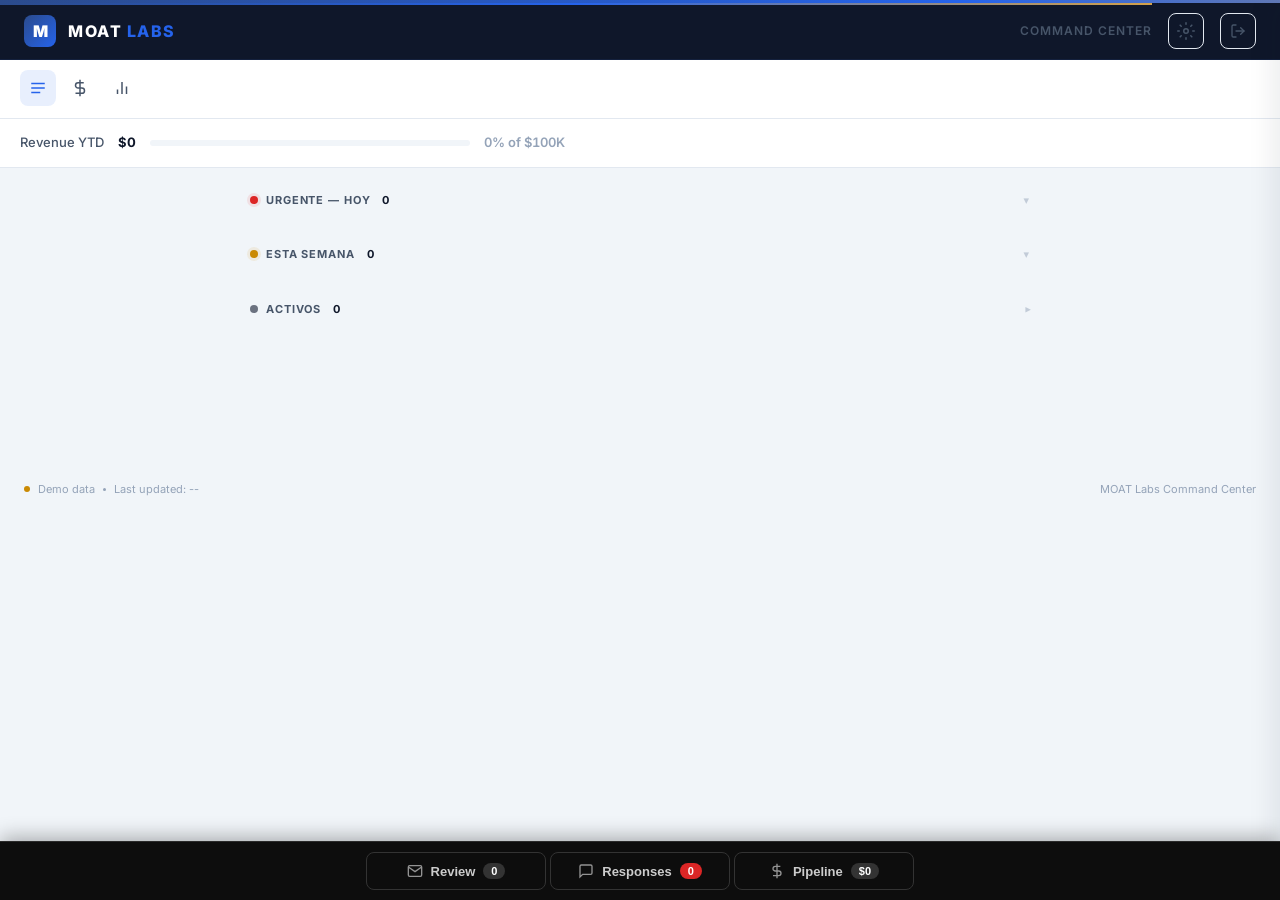
<file: index.html>
<!DOCTYPE html>
<html lang="en">
<head>
  <meta charset="UTF-8">
  <meta name="viewport" content="width=device-width, initial-scale=1.0">
  <title>MOAT Labs Command Center</title>
  <link rel="preconnect" href="https://fonts.googleapis.com">
  <link rel="preconnect" href="https://fonts.gstatic.com" crossorigin>
  <link href="https://fonts.googleapis.com/css2?family=Inter:wght@400;500;600;700;800;900&display=swap" rel="stylesheet">
  <link rel="stylesheet" href="styles.css">
  <!-- Google Analytics (GA4) -->
  <script async src="https://www.googletagmanager.com/gtag/js?id=G-KH5HDFZVTR"></script>
  <script>
    window.dataLayer = window.dataLayer || [];
    function gtag(){dataLayer.push(arguments);}
    gtag('js', new Date());
    gtag('config', 'G-KH5HDFZVTR');
  </script>
</head>
<body>
  <div class="top-gradient"></div>
  <div class="loading-bar" id="loadingBar"></div>
  <div class="refresh-toast" id="refreshToast">Data refreshed</div>

  <header class="topbar">
    <div class="topbar-inner">
      <div class="brand">
        <span class="brand-mark">M</span>
        <span class="brand-text">MOAT <span class="brand-accent">LABS</span></span>
      </div>
      <div class="topbar-right">
        <span class="topbar-label">Command Center</span>
        <button class="config-toggle" id="configToggle" aria-label="Settings" aria-expanded="false">
          <svg width="18" height="18" viewBox="0 0 24 24" fill="none" stroke="currentColor" stroke-width="2" stroke-linecap="round" stroke-linejoin="round"><circle cx="12" cy="12" r="3"/><path d="M12 1v2M12 21v2M4.22 4.22l1.42 1.42M18.36 18.36l1.42 1.42M1 12h2M21 12h2M4.22 19.78l1.42-1.42M18.36 5.64l1.42-1.42"/></svg>
        </button>
        <a href="/logout" class="logout-btn" aria-label="Sign out" title="Sign out">
          <svg width="16" height="16" viewBox="0 0 24 24" fill="none" stroke="currentColor" stroke-width="2" stroke-linecap="round" stroke-linejoin="round"><path d="M9 21H5a2 2 0 0 1-2-2V5a2 2 0 0 1 2-2h4"/><polyline points="16 17 21 12 16 7"/><line x1="21" y1="12" x2="9" y2="12"/></svg>
        </a>
      </div>
    </div>
  </header>

  <div class="config-panel" id="configPanel">
    <div class="config-inner">
      <div class="config-row">
        <label for="sheetId">Google Sheet ID</label>
        <div class="config-input-group">
          <input type="text" id="sheetId" placeholder="e.g. 1abc...xyz" spellcheck="false">
          <button id="connectBtn" class="btn-primary">Connect</button>
          <button id="disconnectBtn" class="btn-ghost" style="display:none;">Disconnect</button>
        </div>
        <p class="config-hint">Sheet must be publicly shared (Anyone with the link can view). Tabs: Pipeline, Contenido, Metricas.</p>
      </div>
      <div class="config-status" id="configStatus"></div>
    </div>
  </div>

  <!-- === v2 TOPBAR NAV ============================================= -->
  <nav class="topbar-v2" id="topbarV2">
    <div class="topbar-v2__nav">
      <button class="topbar-v2__icon topbar-v2__icon--active" data-view="feed" aria-label="Feed" title="Hoy">
        <svg width="18" height="18" viewBox="0 0 24 24" fill="none" stroke="currentColor" stroke-width="2"><path d="M3 12h18M3 6h18M3 18h12"/></svg>
      </button>
      <button class="topbar-v2__icon" data-view="finanzas" aria-label="Finanzas" title="Finanzas">
        <svg width="18" height="18" viewBox="0 0 24 24" fill="none" stroke="currentColor" stroke-width="2"><line x1="12" y1="1" x2="12" y2="23"/><path d="M17 5H9.5a3.5 3.5 0 0 0 0 7h5a3.5 3.5 0 0 1 0 7H6"/></svg>
      </button>
      <button class="topbar-v2__icon" data-view="panel" aria-label="Panel" title="Analytics + contenido + ops">
        <svg width="18" height="18" viewBox="0 0 24 24" fill="none" stroke="currentColor" stroke-width="2"><line x1="18" y1="20" x2="18" y2="10"/><line x1="12" y1="20" x2="12" y2="4"/><line x1="6" y1="20" x2="6" y2="14"/></svg>
      </button>
    </div>
  </nav>

  <div class="revenue-strip" id="revenueStrip">
    <span class="revenue-strip__label">Revenue YTD</span>
    <span class="revenue-strip__value" id="revenueStripVal">$0</span>
    <div class="revenue-strip__bar"><div class="revenue-strip__fill" id="revenueStripFill" style="width:0%"></div></div>
    <span class="revenue-strip__pct" id="revenueStripPct">0% of $100K</span>
  </div>

  <!-- === v2 FEED ================================================== -->
  <main class="feed-main" id="feedMain">
    <section class="feed-section feed-section--urgente" id="feedSectionUrgente">
      <div class="feed-section__header" data-section="urgente">
        <span class="feed-section__dot"></span>
        <span>Urgente — hoy</span>
        <span class="feed-section__count" id="feedCountUrgente">0</span>
        <span class="feed-section__chev">&#9662;</span>
      </div>
      <div class="feed-list" id="feedListUrgente"></div>
    </section>
    <section class="feed-section feed-section--week" id="feedSectionWeek">
      <div class="feed-section__header" data-section="week">
        <span class="feed-section__dot"></span>
        <span>Esta semana</span>
        <span class="feed-section__count" id="feedCountWeek">0</span>
        <span class="feed-section__chev">&#9662;</span>
      </div>
      <div class="feed-list" id="feedListWeek"></div>
    </section>
    <section class="feed-section feed-section--active feed-section--collapsed" id="feedSectionActive">
      <div class="feed-section__header" data-section="active">
        <span class="feed-section__dot"></span>
        <span>Activos</span>
        <span class="feed-section__count" id="feedCountActive">0</span>
        <span class="feed-section__chev">&#9662;</span>
      </div>
      <div class="feed-list" id="feedListActive"></div>
    </section>
  </main>

  <!-- === v2 SUBVIEW: FINANZAS ====================================== -->
  <div class="subview" data-view="finanzas" id="subviewFinanzas" hidden>
    <section class="card contab-section">
      <div class="card-header">
        <h2>Contabilidad</h2>
      </div>
      <div class="contab-summary">
        <div class="contab-summary-item">
          <span class="contab-summary-label">Cobrado</span>
          <span class="contab-summary-value contab-summary--green" id="totalIngresos">$0</span>
        </div>
        <div class="contab-summary-item">
          <span class="contab-summary-label">Pendiente</span>
          <span class="contab-summary-value contab-summary--orange" id="totalPendiente">$0</span>
        </div>
        <div class="contab-summary-item">
          <span class="contab-summary-label">Gastos/mes</span>
          <span class="contab-summary-value contab-summary--red" id="totalGastos">$0</span>
        </div>
        <div class="contab-summary-item">
          <span class="contab-summary-label">Balance</span>
          <span class="contab-summary-value" id="balanceNeto">$0</span>
        </div>
      </div>
      <div class="contab-columns">
        <div class="contab-col">
          <h3 class="contab-col-title">Ingresos (Clientes)</h3>
          <div class="contab-list" id="ingresosList">
            <div class="empty-state">Loading...</div>
          </div>
        </div>
        <div class="contab-col">
          <h3 class="contab-col-title">Gastos (Herramientas)</h3>
          <div class="contab-list" id="gastosList">
            <div class="empty-state">Loading...</div>
          </div>
        </div>
      </div>
    </section>

    <section class="card cascada-section">
      <div class="card-header">
        <h2>Cascada Financiera</h2>
        <span class="card-badge" id="cascadaCurrency">USD / COP</span>
      </div>
      <div class="cascada-summary" id="cascadaSummary">
        <div class="cascada-summary-item">
          <span class="cascada-summary-label">Obligaciones</span>
          <span class="cascada-summary-value cascada--red" id="cascObligaciones">$0</span>
        </div>
        <div class="cascada-summary-item">
          <span class="cascada-summary-label">Neto USD</span>
          <span class="cascada-summary-value" id="cascNetoUSD">$0</span>
        </div>
        <div class="cascada-summary-item">
          <span class="cascada-summary-label">Neto COP</span>
          <span class="cascada-summary-value" id="cascNetoCOP">$0</span>
        </div>
      </div>
      <div class="cascada-waterfall" id="cascadaWaterfall"></div>
      <div class="cascada-pending" id="cascadaPending"></div>
    </section>

    <section class="card forecast-section">
      <div class="card-header">
        <h2>Revenue Forecast</h2>
        <span class="card-badge" id="forecastPeriod">3-Month Outlook</span>
      </div>
      <div class="forecast-summary" id="forecastSummary"></div>
      <div class="forecast-bars" id="forecastBars"></div>
      <div class="forecast-details" id="forecastDetails"></div>
    </section>
  </div>

  <!-- === v2 SUBVIEW: PANEL (contenido + ops) ======================= -->
  <div class="subview" data-view="panel" id="subviewPanel" hidden>
    <section class="card wa-section">
      <div class="card-header">
        <h2>Web Analytics</h2>
        <span class="card-badge" id="waPeriod">Last 7 days</span>
      </div>
      <div class="wa-kpis" id="waKpis"></div>
      <div class="wa-grid">
        <div class="wa-sources">
          <h4 class="wa-subtitle">Traffic Sources</h4>
          <div id="waSources"></div>
        </div>
        <div class="wa-pages">
          <h4 class="wa-subtitle">Top Pages</h4>
          <div id="waPages"></div>
        </div>
      </div>
    </section>

    <section class="card">
      <div class="card-header">
        <h2>Content Calendar</h2>
      </div>
      <div class="content-list" id="contentList">
        <div class="empty-state">No content scheduled</div>
      </div>
    </section>

    <section class="card">
      <div class="card-header">
        <h2>LinkedIn Performance</h2>
        <span class="card-badge" id="liPeriod">This Week</span>
      </div>
      <div class="li-kpis" id="liKpis">
        <div class="li-kpi">
          <span class="li-kpi-value" id="liImpressions">--</span>
          <span class="li-kpi-label">Impressions</span>
          <span class="li-kpi-trend" id="liImpressionsTrend"></span>
        </div>
        <div class="li-kpi">
          <span class="li-kpi-value" id="liEngagement">--</span>
          <span class="li-kpi-label">Engagement Rate</span>
          <span class="li-kpi-trend" id="liEngagementTrend"></span>
        </div>
        <div class="li-kpi">
          <span class="li-kpi-value" id="liContentLeads">--</span>
          <span class="li-kpi-label">Content Leads</span>
          <span class="li-kpi-trend" id="liContentLeadsTrend"></span>
        </div>
        <div class="li-kpi">
          <span class="li-kpi-value" id="liPosts">--</span>
          <span class="li-kpi-label">Posts Published</span>
          <span class="li-kpi-trend" id="liPostsTrend"></span>
        </div>
      </div>
      <div class="li-top-posts" id="liTopPosts"></div>
    </section>

    <section class="card">
      <div class="card-header">
        <h2>Social Selling Index (SSI)</h2>
        <span class="card-badge">Top 4% in industry</span>
      </div>
      <div class="ssi-layout" id="ssiLayout"></div>
    </section>

    <section class="card">
      <div class="card-header">
        <h2>Audience Insights</h2>
        <span class="card-badge" id="audienceBadge">9,563 followers</span>
      </div>
      <div class="audience-summary" id="audienceSummary">
        <div class="audience-stat">
          <span class="audience-stat-value">27%</span>
          <span class="audience-stat-label">Founders &amp; C-Suite</span>
        </div>
        <div class="audience-stat">
          <span class="audience-stat-value">49%</span>
          <span class="audience-stat-label">Companies 1-50</span>
        </div>
        <div class="audience-stat">
          <span class="audience-stat-value">44%</span>
          <span class="audience-stat-label">Tech, Consulting &amp; Finance</span>
        </div>
        <div class="audience-stat">
          <span class="audience-stat-value">62.6%</span>
          <span class="audience-stat-label">Senior+ Level</span>
        </div>
      </div>
      <div class="audience-grid" id="audienceGrid"></div>
    </section>

    <section class="card">
      <div class="card-header">
        <h2>Sales Velocity</h2>
      </div>
      <div class="velocity-grid">
        <div class="vel-funnel">
          <div class="vel-stage">
            <div class="vel-stage-bar vel-bar--lead" id="velBarLead"></div>
            <span class="vel-stage-label">Lead</span>
            <span class="vel-stage-count" id="velLead">0</span>
          </div>
          <div class="vel-arrow">&gt;</div>
          <div class="vel-stage">
            <div class="vel-stage-bar vel-bar--meeting" id="velBarMeeting"></div>
            <span class="vel-stage-label">Meeting</span>
            <span class="vel-stage-count" id="velMeeting">0</span>
          </div>
          <div class="vel-arrow">&gt;</div>
          <div class="vel-stage">
            <div class="vel-stage-bar vel-bar--closing" id="velBarClosing"></div>
            <span class="vel-stage-label">Proposal</span>
            <span class="vel-stage-count" id="velClosing">0</span>
          </div>
          <div class="vel-arrow">&gt;</div>
          <div class="vel-stage">
            <div class="vel-stage-bar vel-bar--win" id="velBarWin"></div>
            <span class="vel-stage-label">Won</span>
            <span class="vel-stage-count" id="velWin">0</span>
          </div>
        </div>
        <div class="vel-metrics">
          <div class="vel-metric">
            <span class="vel-metric-value" id="velConvRate">--%</span>
            <span class="vel-metric-label">Lead-to-Win</span>
          </div>
          <div class="vel-metric">
            <span class="vel-metric-value" id="velAvgDeal">$--</span>
            <span class="vel-metric-label">Avg Deal Size</span>
          </div>
          <div class="vel-metric">
            <span class="vel-metric-value" id="velCostPerLead">$--</span>
            <span class="vel-metric-label">Cost per Lead</span>
          </div>
          <div class="vel-metric">
            <span class="vel-metric-value" id="velContentROI">--x</span>
            <span class="vel-metric-label">Content ROI</span>
          </div>
        </div>
      </div>
    </section>

    <section class="card">
      <div class="card-header">
        <h2>Weekly Metrics</h2>
      </div>
      <div class="chart-container" id="chartContainer">
        <div class="chart-legend" id="chartLegend"></div>
        <div class="chart" id="chart"></div>
        <div class="chart-revenue" id="chartRevenue"></div>
      </div>
    </section>

    <section class="card">
      <div class="card-header">
        <h2>Quick Actions</h2>
      </div>
      <div class="quick-actions" id="quickActions">
        <a href="https://docs.google.com/spreadsheets/d/1adMI9FgiVyTK2CJd18Bc0AMou7_lN-6mVF56VqUKkF4" target="_blank" class="qa-link">
          <svg width="18" height="18" viewBox="0 0 24 24" fill="none" stroke="currentColor" stroke-width="2"><rect x="3" y="3" width="18" height="18" rx="2"/><line x1="3" y1="9" x2="21" y2="9"/><line x1="9" y1="3" x2="9" y2="21"/></svg>
          <span>Google Sheet</span>
        </a>
        <a href="https://us2.make.com/organization/3055410/team/512246/scenarios" target="_blank" class="qa-link">
          <svg width="18" height="18" viewBox="0 0 24 24" fill="none" stroke="currentColor" stroke-width="2"><circle cx="12" cy="12" r="3"/></svg>
          <span>Make.com Scenarios</span>
        </a>
        <a href="https://vercel.com/cristianmendivelso-6926s-projects/moat-labs-dashboard" target="_blank" class="qa-link">
          <svg width="18" height="18" viewBox="0 0 24 24" fill="none" stroke="currentColor" stroke-width="2"><polygon points="12 2 22 20 2 20"/></svg>
          <span>Vercel Dashboard</span>
        </a>
        <a href="https://analytics.google.com" target="_blank" class="qa-link">
          <svg width="18" height="18" viewBox="0 0 24 24" fill="none" stroke="currentColor" stroke-width="2"><line x1="18" y1="20" x2="18" y2="10"/><line x1="12" y1="20" x2="12" y2="4"/><line x1="6" y1="20" x2="6" y2="14"/></svg>
          <span>Google Analytics</span>
        </a>
      </div>
    </section>
  </div>

  <!-- Intel Modal (modal peer, stays outside subviews) -->
  <div class="intel-modal-overlay" id="intelOverlay" style="display:none;" role="dialog" aria-modal="true" aria-labelledby="intelModalTitle">
    <div class="intel-modal">
      <div class="intel-modal-header">
        <h3 id="intelModalTitle">Intel Brief</h3>
        <button class="intel-modal-close" id="intelClose" aria-label="Close">&times;</button>
      </div>
      <div class="intel-modal-body" id="intelModalBody">
        <div class="intel-loading">Generating brief...</div>
      </div>
    </div>
  </div>

  <!-- === v2 DRAWER =============================================== -->
  <div class="drawer-overlay" id="drawerOverlay" hidden></div>
  <aside class="drawer" id="drawer" aria-hidden="true">
    <div class="drawer__header">
      <span class="drawer__title" id="drawerTitle">—</span>
      <button class="drawer__close" id="drawerClose" aria-label="Close">&times;</button>
    </div>
    <div class="drawer__body" id="drawerBody"></div>
  </aside>

  <footer class="footer">
    <div class="footer-left">
      <span class="footer-status-dot footer-status-dot--demo" id="footerDot"></span>
      <span id="dataSource">Demo data</span>
      <span class="footer-dot"></span>
      <span id="lastUpdate">Last updated: --</span>
    </div>
    <span>MOAT Labs Command Center</span>
  </footer>

  <div aria-live="polite" id="liveRegion" class="sr-only"></div>

  <div id="quickBar" class="quick-bar">
    <button class="qb-btn" data-action="review" id="qbReview">
      <svg width="16" height="16" viewBox="0 0 24 24" fill="none" stroke="currentColor" stroke-width="2"><path d="M4 4h16c1.1 0 2 .9 2 2v12c0 1.1-.9 2-2 2H4c-1.1 0-2-.9-2-2V6c0-1.1.9-2 2-2z"/><polyline points="22,6 12,13 2,6"/></svg>
      <span class="qb-label">Review</span>
      <span class="qb-badge" id="qbReviewCount">0</span>
    </button>
    <button class="qb-btn" data-action="responses" id="qbResponses">
      <svg width="16" height="16" viewBox="0 0 24 24" fill="none" stroke="currentColor" stroke-width="2"><path d="M21 15a2 2 0 0 1-2 2H7l-4 4V5a2 2 0 0 1 2-2h14a2 2 0 0 1 2 2z"/></svg>
      <span class="qb-label">Responses</span>
      <span class="qb-badge qb-badge--urgent" id="qbResponseCount">0</span>
    </button>
    <button class="qb-btn" data-action="pipeline" id="qbPipeline">
      <svg width="16" height="16" viewBox="0 0 24 24" fill="none" stroke="currentColor" stroke-width="2"><line x1="12" y1="1" x2="12" y2="23"/><path d="M17 5H9.5a3.5 3.5 0 0 0 0 7h5a3.5 3.5 0 0 1 0 7H6"/></svg>
      <span class="qb-label">Pipeline</span>
      <span class="qb-badge" id="qbPipelineVal">$0</span>
    </button>
  </div>

  <script src="app.js"></script>
</body>
</html>
</file>
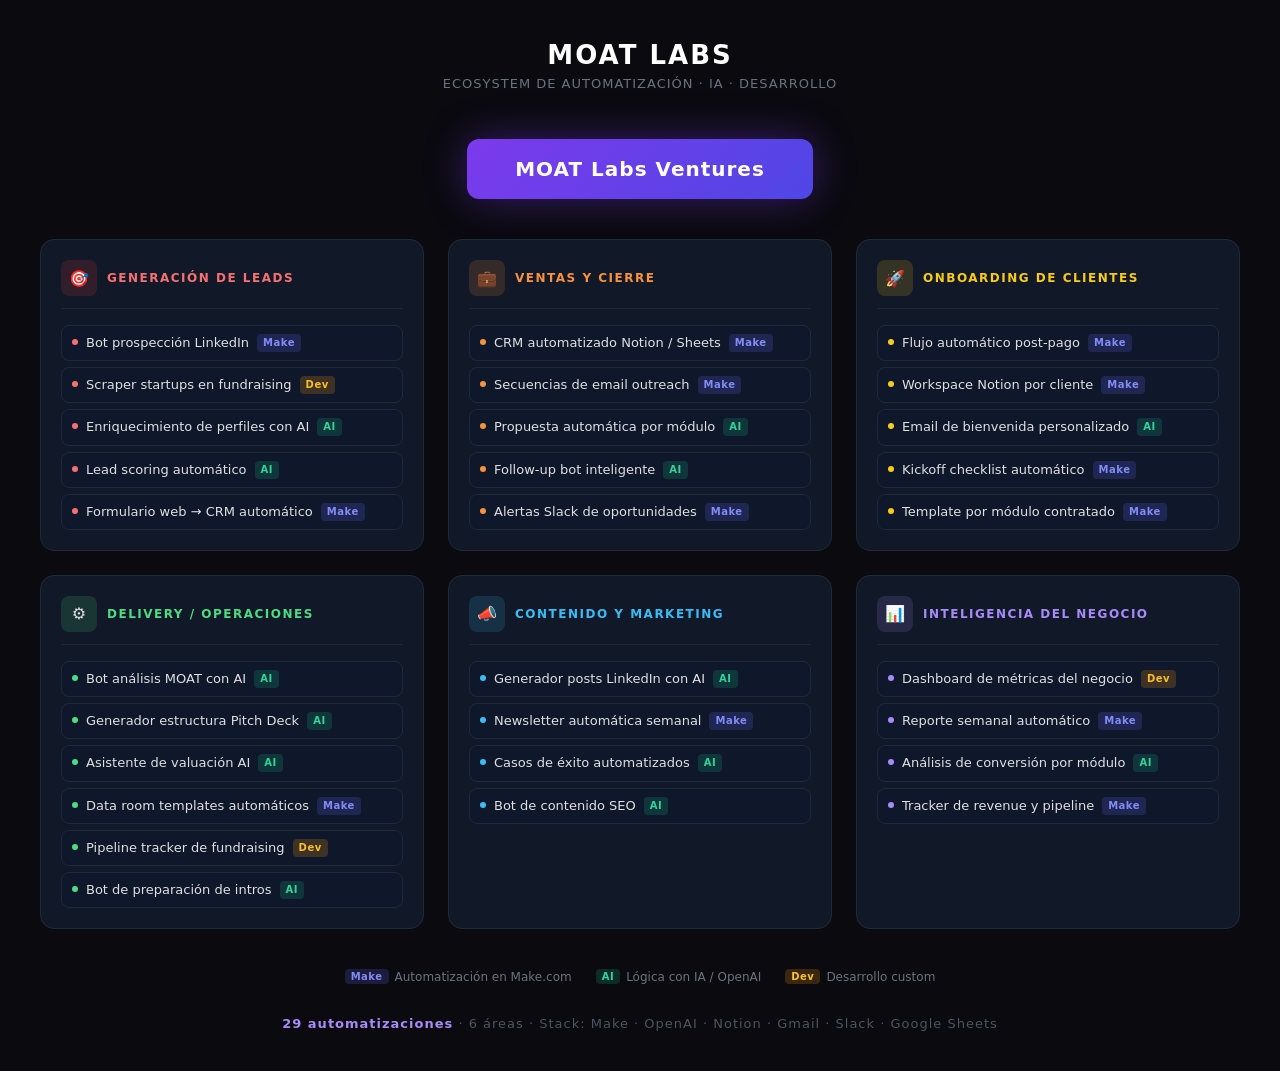
<file: docs/moatlabs-ecosystem.html>
<!DOCTYPE html>
<html lang="es">
<head>
<meta charset="UTF-8">
<meta name="viewport" content="width=device-width, initial-scale=1.0">
<title>MOAT Labs — Ecosystem de Automatización</title>
<style>
  * { box-sizing: border-box; margin: 0; padding: 0; }
  body {
    font-family: 'Segoe UI', system-ui, sans-serif;
    background: #0a0a0f;
    color: #e0e0e0;
    padding: 40px 20px;
    min-height: 100vh;
  }
  h1 {
    text-align: center;
    font-size: 26px;
    font-weight: 700;
    letter-spacing: 2px;
    text-transform: uppercase;
    color: #fff;
    margin-bottom: 6px;
  }
  .subtitle {
    text-align: center;
    color: #6b7280;
    font-size: 13px;
    letter-spacing: 1px;
    margin-bottom: 48px;
    text-transform: uppercase;
  }
  .root {
    display: flex;
    justify-content: center;
    margin-bottom: 40px;
  }
  .root-box {
    background: linear-gradient(135deg, #7c3aed, #4f46e5);
    color: #fff;
    padding: 18px 48px;
    border-radius: 12px;
    font-size: 20px;
    font-weight: 700;
    letter-spacing: 1px;
    text-align: center;
    box-shadow: 0 0 40px rgba(124,58,237,0.4);
  }
  .connector-root {
    display: flex;
    justify-content: center;
    margin-bottom: 0;
  }
  .connector-root::before {
    content: '';
    width: 2px;
    height: 32px;
    background: #374151;
    display: block;
  }
  .grid {
    display: grid;
    grid-template-columns: repeat(3, 1fr);
    gap: 24px;
    max-width: 1200px;
    margin: 0 auto;
  }
  .area {
    background: #111827;
    border-radius: 14px;
    padding: 20px;
    border: 1px solid #1f2937;
    position: relative;
  }
  .area-header {
    display: flex;
    align-items: center;
    gap: 10px;
    margin-bottom: 16px;
    padding-bottom: 12px;
    border-bottom: 1px solid #1f2937;
  }
  .area-icon {
    width: 36px;
    height: 36px;
    border-radius: 8px;
    display: flex;
    align-items: center;
    justify-content: center;
    font-size: 16px;
    flex-shrink: 0;
  }
  .area-title {
    font-size: 12px;
    font-weight: 700;
    letter-spacing: 1.5px;
    text-transform: uppercase;
  }
  .item {
    display: flex;
    align-items: flex-start;
    gap: 8px;
    padding: 8px 10px;
    border-radius: 8px;
    margin-bottom: 6px;
    background: #0f172a;
    border: 1px solid #1e293b;
    font-size: 13px;
    line-height: 1.4;
  }
  .item:last-child { margin-bottom: 0; }
  .dot {
    width: 6px;
    height: 6px;
    border-radius: 50%;
    margin-top: 5px;
    flex-shrink: 0;
  }
  .tag {
    font-size: 10px;
    padding: 2px 6px;
    border-radius: 4px;
    font-weight: 600;
    letter-spacing: 0.5px;
    white-space: nowrap;
    flex-shrink: 0;
  }
  .make { background: rgba(99,102,241,0.2); color: #818cf8; }
  .ai   { background: rgba(16,185,129,0.2); color: #34d399; }
  .dev  { background: rgba(245,158,11,0.2); color: #fbbf24; }
  /* Colors per area */
  .c1 .area-icon  { background: rgba(239,68,68,0.15); }
  .c1 .area-title { color: #f87171; }
  .c1 .dot        { background: #f87171; }
  .c2 .area-icon  { background: rgba(251,146,60,0.15); }
  .c2 .area-title { color: #fb923c; }
  .c2 .dot        { background: #fb923c; }
  .c3 .area-icon  { background: rgba(250,204,21,0.15); }
  .c3 .area-title { color: #facc15; }
  .c3 .dot        { background: #facc15; }
  .c4 .area-icon  { background: rgba(74,222,128,0.15); }
  .c4 .area-title { color: #4ade80; }
  .c4 .dot        { background: #4ade80; }
  .c5 .area-icon  { background: rgba(56,189,248,0.15); }
  .c5 .area-title { color: #38bdf8; }
  .c5 .dot        { background: #38bdf8; }
  .c6 .area-icon  { background: rgba(167,139,250,0.15); }
  .c6 .area-title { color: #a78bfa; }
  .c6 .dot        { background: #a78bfa; }

  .legend {
    display: flex;
    justify-content: center;
    gap: 24px;
    margin-top: 40px;
    flex-wrap: wrap;
  }
  .legend-item {
    display: flex;
    align-items: center;
    gap: 6px;
    font-size: 12px;
    color: #6b7280;
  }
  .total-bar {
    text-align: center;
    margin-top: 32px;
    font-size: 13px;
    color: #4b5563;
    letter-spacing: 1px;
  }
  .total-bar span {
    color: #a78bfa;
    font-weight: 700;
  }
</style>
</head>
<body>

<h1>MOAT Labs</h1>
<p class="subtitle">Ecosystem de Automatización · IA · Desarrollo</p>

<div class="root">
  <div class="root-box">MOAT Labs Ventures</div>
</div>

<div class="grid">

  <!-- 1. Generación de Leads -->
  <div class="area c1">
    <div class="area-header">
      <div class="area-icon">🎯</div>
      <div class="area-title">Generación de Leads</div>
    </div>
    <div class="item"><div class="dot"></div><span>Bot prospección LinkedIn</span><span class="tag make">Make</span></div>
    <div class="item"><div class="dot"></div><span>Scraper startups en fundraising</span><span class="tag dev">Dev</span></div>
    <div class="item"><div class="dot"></div><span>Enriquecimiento de perfiles con AI</span><span class="tag ai">AI</span></div>
    <div class="item"><div class="dot"></div><span>Lead scoring automático</span><span class="tag ai">AI</span></div>
    <div class="item"><div class="dot"></div><span>Formulario web → CRM automático</span><span class="tag make">Make</span></div>
  </div>

  <!-- 2. Ventas y Cierre -->
  <div class="area c2">
    <div class="area-header">
      <div class="area-icon">💼</div>
      <div class="area-title">Ventas y Cierre</div>
    </div>
    <div class="item"><div class="dot"></div><span>CRM automatizado Notion / Sheets</span><span class="tag make">Make</span></div>
    <div class="item"><div class="dot"></div><span>Secuencias de email outreach</span><span class="tag make">Make</span></div>
    <div class="item"><div class="dot"></div><span>Propuesta automática por módulo</span><span class="tag ai">AI</span></div>
    <div class="item"><div class="dot"></div><span>Follow-up bot inteligente</span><span class="tag ai">AI</span></div>
    <div class="item"><div class="dot"></div><span>Alertas Slack de oportunidades</span><span class="tag make">Make</span></div>
  </div>

  <!-- 3. Onboarding -->
  <div class="area c3">
    <div class="area-header">
      <div class="area-icon">🚀</div>
      <div class="area-title">Onboarding de Clientes</div>
    </div>
    <div class="item"><div class="dot"></div><span>Flujo automático post-pago</span><span class="tag make">Make</span></div>
    <div class="item"><div class="dot"></div><span>Workspace Notion por cliente</span><span class="tag make">Make</span></div>
    <div class="item"><div class="dot"></div><span>Email de bienvenida personalizado</span><span class="tag ai">AI</span></div>
    <div class="item"><div class="dot"></div><span>Kickoff checklist automático</span><span class="tag make">Make</span></div>
    <div class="item"><div class="dot"></div><span>Template por módulo contratado</span><span class="tag make">Make</span></div>
  </div>

  <!-- 4. Delivery / Operaciones -->
  <div class="area c4">
    <div class="area-header">
      <div class="area-icon">⚙️</div>
      <div class="area-title">Delivery / Operaciones</div>
    </div>
    <div class="item"><div class="dot"></div><span>Bot análisis MOAT con AI</span><span class="tag ai">AI</span></div>
    <div class="item"><div class="dot"></div><span>Generador estructura Pitch Deck</span><span class="tag ai">AI</span></div>
    <div class="item"><div class="dot"></div><span>Asistente de valuación AI</span><span class="tag ai">AI</span></div>
    <div class="item"><div class="dot"></div><span>Data room templates automáticos</span><span class="tag make">Make</span></div>
    <div class="item"><div class="dot"></div><span>Pipeline tracker de fundraising</span><span class="tag dev">Dev</span></div>
    <div class="item"><div class="dot"></div><span>Bot de preparación de intros</span><span class="tag ai">AI</span></div>
  </div>

  <!-- 5. Contenido y Marketing -->
  <div class="area c5">
    <div class="area-header">
      <div class="area-icon">📣</div>
      <div class="area-title">Contenido y Marketing</div>
    </div>
    <div class="item"><div class="dot"></div><span>Generador posts LinkedIn con AI</span><span class="tag ai">AI</span></div>
    <div class="item"><div class="dot"></div><span>Newsletter automática semanal</span><span class="tag make">Make</span></div>
    <div class="item"><div class="dot"></div><span>Casos de éxito automatizados</span><span class="tag ai">AI</span></div>
    <div class="item"><div class="dot"></div><span>Bot de contenido SEO</span><span class="tag ai">AI</span></div>
  </div>

  <!-- 6. Inteligencia del Negocio -->
  <div class="area c6">
    <div class="area-header">
      <div class="area-icon">📊</div>
      <div class="area-title">Inteligencia del Negocio</div>
    </div>
    <div class="item"><div class="dot"></div><span>Dashboard de métricas del negocio</span><span class="tag dev">Dev</span></div>
    <div class="item"><div class="dot"></div><span>Reporte semanal automático</span><span class="tag make">Make</span></div>
    <div class="item"><div class="dot"></div><span>Análisis de conversión por módulo</span><span class="tag ai">AI</span></div>
    <div class="item"><div class="dot"></div><span>Tracker de revenue y pipeline</span><span class="tag make">Make</span></div>
  </div>

</div>

<div class="legend">
  <div class="legend-item"><span class="tag make">Make</span> Automatización en Make.com</div>
  <div class="legend-item"><span class="tag ai">AI</span> Lógica con IA / OpenAI</div>
  <div class="legend-item"><span class="tag dev">Dev</span> Desarrollo custom</div>
</div>

<div class="total-bar">
  <span>29 automatizaciones</span> · 6 áreas · Stack: Make · OpenAI · Notion · Gmail · Slack · Google Sheets
</div>

</body>
</html>
</file>
<file: styles.css>
*, *::before, *::after {
  margin: 0;
  padding: 0;
  box-sizing: border-box;
}

:root {
  /* MOAT Labs brand palette — matches moatlabs-ventures.com */
  --bg-body: #F1F5F9;
  --bg-card: #FFFFFF;
  --bg-card-hover: #F8FAFC;
  --border-card: #E2E8F0;
  --border-subtle: #F1F5F9;
  --text-primary: #0F172A;
  --text-secondary: #475569;
  --text-muted: #94A3B8;
  --accent: #2B4B8C;
  --accent-dim: rgba(43, 75, 140, 0.10);
  --accent-bright: #2563EB;
  --accent-bright-dim: rgba(37, 99, 235, 0.10);
  --gold: #D4A149;
  --gold-dim: rgba(212, 161, 73, 0.12);
  --success: #16A34A;
  --success-dim: rgba(22, 163, 74, 0.10);
  --warning: #CA8A04;
  --warning-dim: rgba(202, 138, 4, 0.10);
  --danger: #DC2626;
  --danger-dim: rgba(220, 38, 38, 0.10);
  --purple: #7C3AED;
  --white: #FFFFFF;
  --topbar-bg: #0F172A;
  --topbar-hover: #1E293B;
  --funnel-blue: #2563EB;
  --funnel-purple: #A855F7;
  --funnel-sky: #3B82F6;
  --funnel-yellow: #EAB308;
  --funnel-gray: #6B7280;
  --linkedin-blue: #0A66C2;
  --radius: 12px;
  --radius-sm: 8px;
  --shadow: 0 1px 3px rgba(15,23,42,0.06), 0 1px 2px rgba(15,23,42,0.04);
  --shadow-lg: 0 4px 12px rgba(15,23,42,0.08);
  --font: 'Inter', system-ui, -apple-system, sans-serif;
  --transition: 150ms ease;

  /* Shorthand aliases (referenced throughout, must be defined) */
  --surface: #F8FAFC;
  --card: #FFFFFF;
  --text: #0F172A;
  --border: #E2E8F0;
  --muted: #94A3B8;
  --bg-secondary: #F8FAFC;
  --green: #16A34A;
  --red: #DC2626;
  --success-dark: #15803D;
  --text-tertiary: #64748B;
  --gold-dark: #B8862D;
  --badge-blue-bg: #EBF5FF;
  --badge-green-bg: #F0FDF4;
  --badge-purple-bg: #F5F3FF;
  --badge-green-light: #DCFCE7;

  /* Spacing scale */
  --space-1: 4px;
  --space-1-5: 6px;
  --space-2: 8px;
  --space-2-5: 10px;
  --space-3: 12px;
  --space-3-5: 14px;
  --space-4: 16px;
  --space-5: 20px;
  --space-6: 24px;
  --space-7: 32px;
  --space-10: 40px;
  --space-8: 48px;

  /* Typography scale */
  --text-2xs: 9px;
  --text-xs: 10px;
  --text-sm: 11px;
  --text-xs-plus: 12px;
  --text-base: 13px;
  --text-md: 14px;
  --text-base-plus: 15px;
  --text-lg: 16px;
  --text-xl: 18px;
  --text-xl-plus: 20px;
  --text-2xl: 22px;
  --text-2xl-plus: 24px;
  --text-3xl: 28px;
  --text-4xl: 32px;

  /* Elevation system */
  --elevation-2: 0 2px 8px rgba(0,0,0,0.06);
  --elevation-3: 0 4px 16px rgba(0,0,0,0.08);

  /* Radius */
  --radius-xs: 4px;
  --radius-lg: 16px;
  --radius-full: 9999px;

  /* Transition durations */
  --transition-slow: 300ms ease;
}

html {
  font-size: var(--text-base-plus);
  -webkit-font-smoothing: antialiased;
  -moz-osx-font-smoothing: grayscale;
}

body {
  font-family: var(--font);
  background: var(--bg-body);
  color: var(--text-primary);
  min-height: 100vh;
  line-height: 1.5;
  padding-bottom: 64px;
}

/* Global focus-visible indicator for keyboard users */
:focus-visible {
  outline: 2px solid var(--accent-bright);
  outline-offset: 2px;
}

:focus:not(:focus-visible) {
  outline: none;
}

.sr-only {
  position: absolute;
  width: 1px;
  height: 1px;
  padding: 0;
  margin: -1px;
  overflow: hidden;
  clip: rect(0, 0, 0, 0);
  white-space: nowrap;
  border: 0;
}

/* Animated top gradient bar */
.top-gradient {
  height: 3px;
  background: linear-gradient(90deg, var(--accent), var(--accent-bright), var(--gold), var(--accent-bright), var(--accent));
  background-size: 300% 100%;
  animation: gradientShift 6s ease infinite;
  position: fixed;
  top: 0;
  left: 0;
  right: 0;
  z-index: 100;
}

@keyframes gradientShift {
  0% { background-position: 0% 50%; }
  50% { background-position: 100% 50%; }
  100% { background-position: 0% 50%; }
}

/* Loading bar */
.loading-bar {
  position: fixed;
  top: 3px;
  left: 0;
  height: 2px;
  background: linear-gradient(90deg, var(--accent), var(--accent-bright), var(--gold));
  z-index: 101;
  width: 0;
  opacity: 0;
  transition: opacity 200ms ease;
}

.loading-bar--active {
  opacity: 1;
  animation: loadProgress 2s ease-out forwards;
}

.loading-bar--done {
  width: 100% !important;
  opacity: 0;
  transition: opacity 400ms ease 200ms;
}

@keyframes loadProgress {
  0% { width: 0; }
  30% { width: 50%; }
  60% { width: 75%; }
  100% { width: 90%; }
}

/* Skeleton loading */
.skeleton {
  background: linear-gradient(90deg, var(--border-subtle) 25%, var(--bg-card-hover) 50%, var(--border-subtle) 75%);
  background-size: 200% 100%;
  animation: shimmer 1.5s ease infinite;
  border-radius: var(--radius-xs);
  color: transparent !important;
}

.skeleton * { visibility: hidden; }

@keyframes shimmer {
  0% { background-position: 200% 0; }
  100% { background-position: -200% 0; }
}

/* Refresh toast */
.refresh-toast {
  position: fixed;
  top: 62px;
  left: 50%;
  transform: translateX(-50%) translateY(-40px);
  background: var(--text-primary);
  color: var(--white);
  font-size: var(--text-sm);
  font-weight: 600;
  padding: var(--space-2) var(--space-4);
  border-radius: var(--radius-full);
  opacity: 0;
  z-index: 60;
  transition: all var(--transition-slow);
  pointer-events: none;
}

.refresh-toast--visible {
  opacity: 1;
  transform: translateX(-50%) translateY(0);
}

/* Toast notification system */
.toast-container {
  position: fixed;
  top: 70px;
  right: var(--space-4);
  z-index: 200;
  display: flex;
  flex-direction: column;
  gap: var(--space-2);
  pointer-events: none;
}

.toast {
  padding: var(--space-2-5) var(--space-4);
  border-radius: var(--radius-sm, 8px);
  font-size: var(--text-base);
  font-weight: 500;
  max-width: 360px;
  opacity: 0;
  transform: translateX(40px);
  transition: opacity 0.3s, transform 0.3s;
  pointer-events: auto;
  box-shadow: 0 4px 12px rgba(0,0,0,0.15);
}

.toast--visible {
  opacity: 1;
  transform: translateX(0);
}

.toast--success {
  background: var(--success);
  color: var(--white);
}

.toast--error {
  background: var(--danger);
  color: var(--white);
}

.toast--info {
  background: var(--topbar-bg);
  color: var(--white);
}

/* Top Bar */
.topbar {
  background: var(--topbar-bg);
  border-bottom: 1px solid rgba(43, 75, 140, 0.2);
  position: sticky;
  top: 3px;
  z-index: 50;
}

.topbar-inner {
  max-width: 1360px;
  margin: 0 auto;
  padding: 0 var(--space-6);
  height: 56px;
  display: flex;
  align-items: center;
  justify-content: space-between;
}

.brand {
  display: flex;
  align-items: center;
  gap: var(--space-3);
}

.brand-mark {
  width: 32px;
  height: 32px;
  background: linear-gradient(135deg, var(--accent), var(--accent-bright));
  border-radius: 8px;
  display: flex;
  align-items: center;
  justify-content: center;
  font-weight: 900;
  font-size: var(--text-lg);
  color: var(--white);
}

.brand-text {
  font-size: var(--text-lg);
  font-weight: 800;
  letter-spacing: 1.5px;
  color: var(--white);
}

.brand-accent {
  color: var(--accent-bright);
}

.topbar-right {
  display: flex;
  align-items: center;
  gap: var(--space-4);
}

.topbar-label {
  font-size: var(--text-xs-plus);
  font-weight: 600;
  letter-spacing: 1px;
  text-transform: uppercase;
  color: var(--text-secondary);
}

.config-toggle {
  width: 36px;
  height: 36px;
  border-radius: var(--radius-sm);
  border: 1px solid var(--border-card);
  background: transparent;
  color: var(--text-secondary);
  cursor: pointer;
  display: flex;
  align-items: center;
  justify-content: center;
  transition: all var(--transition);
}

.config-toggle:hover {
  background: rgba(37, 99, 235, 0.1);
  color: var(--accent-bright);
  border-color: var(--accent-bright);
}

.logout-btn {
  width: 36px;
  height: 36px;
  border-radius: var(--radius-sm);
  border: 1px solid var(--border-card);
  background: transparent;
  color: var(--text-secondary);
  cursor: pointer;
  display: flex;
  align-items: center;
  justify-content: center;
  transition: all var(--transition);
  text-decoration: none;
}

.logout-btn:hover {
  background: rgba(220, 38, 38, 0.1);
  color: var(--danger);
  border-color: var(--danger);
}

/* Config Panel */
.config-panel {
  max-height: 0;
  overflow: hidden;
  background: var(--topbar-hover);
  border-bottom: 1px solid transparent;
  transition: max-height 300ms ease, border-color 300ms ease;
}

.config-panel.open {
  max-height: 200px;
  border-bottom-color: var(--border-card);
}

.config-inner {
  max-width: 1360px;
  margin: 0 auto;
  padding: var(--space-4) var(--space-6);
}

.config-row label {
  font-size: var(--text-xs-plus);
  font-weight: 600;
  color: var(--text-muted);
  letter-spacing: 0.5px;
  text-transform: uppercase;
  display: block;
  margin-bottom: var(--space-2);
}

.config-input-group {
  display: flex;
  gap: var(--space-2);
}

.config-input-group input {
  flex: 1;
  max-width: 420px;
  padding: var(--space-2) var(--space-3-5);
  border-radius: var(--radius-sm);
  border: 1px solid #334155;
  background: var(--topbar-bg);
  color: var(--white);
  font-family: var(--font);
  font-size: var(--text-base);
  outline: none;
  transition: border-color var(--transition);
}

.config-input-group input:focus {
  border-color: var(--accent);
}

.config-input-group input::placeholder {
  color: var(--text-tertiary);
}

/* Tab Navigation */
.app-tabs {
  max-width: 1360px;
  margin: 0 auto;
  padding: var(--space-3) var(--space-6) 0;
  display: flex;
  gap: var(--space-1);
  position: sticky;
  top: 59px;
  z-index: 40;
  background: var(--bg-body);
}

.app-tab {
  display: flex;
  align-items: center;
  gap: var(--space-1-5);
  padding: var(--space-2-5) var(--space-5);
  border: none;
  border-radius: 8px 8px 0 0;
  background: transparent;
  color: var(--text-secondary);
  font-family: var(--font);
  font-size: var(--text-base);
  font-weight: 600;
  letter-spacing: 0.3px;
  cursor: pointer;
  transition: all var(--transition);
  border-bottom: 2px solid transparent;
}

.app-tab:hover {
  color: var(--text-primary);
  background: rgba(0,0,0,0.03);
}

.app-tab--active {
  color: var(--accent-bright);
  border-bottom: 2px solid var(--accent-bright);
  background: var(--bg-card);
  box-shadow: var(--shadow);
}

.app-tab svg {
  opacity: 0.6;
}

.app-tab--active svg {
  opacity: 1;
  stroke: var(--accent-bright);
}

/* Tab content visibility */
.dashboard [data-tab] {
  display: none;
}

.dashboard [data-tab].tab-visible {
  display: block;
  animation: tabFadeIn 200ms ease;
}

.dashboard .kpi-grid[data-tab].tab-visible {
  display: grid;
}

@keyframes tabFadeIn {
  from { opacity: 0; transform: translateY(6px); }
  to { opacity: 1; transform: translateY(0); }
}

/* Unified button system */
.btn, .btn-primary, .btn-ghost, .ce-btn, .ob-btn, .intel-btn {
  font-family: var(--font);
  font-size: var(--text-base);
  font-weight: 600;
  border-radius: var(--radius-sm);
  cursor: pointer;
  transition: all var(--transition);
  display: inline-flex;
  align-items: center;
  justify-content: center;
  gap: var(--space-2);
  white-space: nowrap;
}

/* Shared base for all action buttons (modifiers inherit from here) */
.btn-base, .ce-btn--save, .ce-btn--cancel, .ob-btn--generate, .ob-btn--send, .ob-btn--edit, .intel-btn, .ob-advance-btn {
  font-family: var(--font);
  font-weight: 600;
  border: none;
  cursor: pointer;
  border-radius: var(--radius-sm);
  transition: all var(--transition);
  display: inline-flex;
  align-items: center;
  justify-content: center;
  gap: var(--space-1);
  white-space: nowrap;
}

.btn-primary, .btn--primary {
  padding: var(--space-2) var(--space-5);
  border: none;
  background: var(--accent);
  color: var(--white);
}

.btn-primary:hover, .btn--primary:hover {
  background: #1E3A6B;
  transform: translateY(-1px);
  box-shadow: var(--elevation-2);
}

.btn-ghost, .btn--ghost {
  padding: var(--space-2) var(--space-4);
  border: 1px solid var(--text-secondary);
  background: transparent;
  color: var(--text-muted);
}

.btn-ghost:hover, .btn--ghost:hover {
  border-color: var(--danger);
  color: var(--danger);
}

.config-hint {
  font-size: var(--text-sm);
  color: var(--funnel-gray);
  margin-top: var(--space-2);
}

.config-status {
  margin-top: var(--space-2);
  font-size: var(--text-xs-plus);
  font-weight: 500;
}

.config-status.success { color: var(--success); }
.config-status.error { color: var(--danger); }

/* Dashboard */
.dashboard {
  max-width: 1360px;
  margin: 0 auto;
  padding: var(--space-6);
  display: flex;
  flex-direction: column;
  gap: var(--space-6);
}

/* KPI Grid */
.kpi-grid {
  display: grid;
  grid-template-columns: repeat(auto-fit, minmax(160px, 1fr));
  gap: var(--space-4);
}

.kpi-card {
  background: var(--bg-card);
  border: 1px solid var(--border-card);
  border-radius: var(--radius);
  padding: var(--space-5);
  display: flex;
  align-items: center;
  gap: var(--space-4);
  transition: all var(--transition);
  position: relative;
  overflow: hidden;
  border-left: 4px solid transparent;
}

.kpi-card:nth-child(1) { border-left-color: var(--accent-bright); }
.kpi-card:nth-child(2) { border-left-color: var(--accent); }
.kpi-card:nth-child(3) { border-left-color: var(--success); }
.kpi-card:nth-child(4) { border-left-color: var(--gold); }

.kpi-card:hover {
  transform: translateY(-1px);
  box-shadow: var(--elevation-3);
  background: var(--bg-card-hover);
}

.kpi-icon {
  width: 44px;
  height: 44px;
  border-radius: 10px;
  display: flex;
  align-items: center;
  justify-content: center;
  flex-shrink: 0;
}

.kpi-icon--leads { background: var(--accent-bright-dim); color: var(--accent-bright); }
.kpi-icon--calls { background: var(--accent-dim); color: var(--accent); }
.kpi-icon--proposals { background: var(--success-dim); color: var(--success); }
.kpi-icon--pipeline { background: var(--gold-dim); color: var(--gold); }
.kpi-icon--target { background: var(--success-dim); color: var(--success); }
.kpi-icon--velocity { background: var(--accent-bright-dim); color: var(--accent-bright); }

.kpi-progress {
  width: 100%;
  height: 4px;
  background: var(--border-card);
  border-radius: 2px;
  margin-top: var(--space-1);
  overflow: hidden;
}

.kpi-progress-bar {
  height: 100%;
  border-radius: 2px;
  transition: width 600ms ease;
}

.kpi-progress--good { background: var(--success); }
.kpi-progress--ok { background: var(--warning); }
.kpi-progress--behind { background: var(--danger); }

.kpi-content {
  display: flex;
  flex-direction: column;
}

.kpi-value {
  font-size: var(--text-3xl);
  font-weight: 800;
  line-height: 1.1;
  letter-spacing: -0.5px;
}

.kpi-label {
  font-size: var(--text-sm);
  color: var(--text-secondary);
  font-weight: 500;
  margin-top: 2px;
}

/* Card */
.card {
  background: var(--bg-card);
  border: 1px solid var(--border-card);
  border-radius: var(--radius);
  overflow: hidden;
  transition: box-shadow var(--transition), transform var(--transition);
}

.card:hover {
  box-shadow: var(--elevation-2);
}

.card-header {
  padding: var(--space-4) var(--space-6);
  display: flex;
  align-items: center;
  justify-content: space-between;
  border-bottom: 1px solid var(--border-subtle);
}

.card-header h2 {
  font-size: var(--text-base-plus);
  font-weight: 700;
  letter-spacing: -0.2px;
}

.card-badge {
  font-size: var(--text-sm);
  font-weight: 600;
  padding: var(--space-1) var(--space-3);
  border-radius: var(--radius-full);
  background: var(--accent-bright-dim);
  color: var(--accent-bright);
}

.card-badge--warning {
  background: var(--warning-dim);
  color: var(--warning);
}

/* Section Help System */
.help-btn {
  width: 22px;
  height: 22px;
  border-radius: 50%;
  border: 1.5px solid var(--border-card);
  background: transparent;
  color: var(--text-muted);
  font-size: var(--text-xs-plus);
  font-weight: 700;
  font-family: var(--font);
  cursor: pointer;
  display: inline-flex;
  align-items: center;
  justify-content: center;
  transition: all var(--transition);
  margin-left: var(--space-2);
  flex-shrink: 0;
  line-height: 1;
}

.help-btn:hover {
  border-color: var(--accent-bright);
  color: var(--accent-bright);
  background: var(--accent-bright-dim);
}

.help-btn--active {
  border-color: var(--accent-bright);
  color: var(--white);
  background: var(--accent-bright);
}

.help-panel {
  display: none;
  padding: var(--space-4) var(--space-6);
  background: var(--surface);
  border-bottom: 1px solid var(--border-card);
  font-size: var(--text-base);
  line-height: 1.7;
  color: var(--text-secondary);
  animation: helpSlide 200ms ease;
}

.help-panel--visible {
  display: block;
}

@keyframes helpSlide {
  from { opacity: 0; max-height: 0; padding-top: 0; padding-bottom: 0; }
  to { opacity: 1; max-height: 300px; }
}

.help-panel strong {
  color: var(--text-primary);
  font-weight: 700;
}

.help-panel .help-label {
  display: inline-block;
  font-size: var(--text-xs);
  font-weight: 700;
  letter-spacing: 0.5px;
  text-transform: uppercase;
  color: var(--accent-bright);
  margin-bottom: var(--space-1);
}

.help-panel .help-actions {
  margin-top: var(--space-2);
  padding-top: var(--space-2);
  border-top: 1px solid var(--border-card);
  font-size: var(--text-sm);
  color: var(--text-muted);
}

.help-panel .help-actions strong {
  color: var(--text-secondary);
}

.help-panel .help-source {
  margin-top: var(--space-2);
  font-size: var(--text-xs);
  color: var(--text-muted);
  font-style: italic;
}

/* Pipeline Funnel */
.funnel {
  padding: var(--space-6);
  display: flex;
  gap: var(--space-1);
  align-items: stretch;
  min-height: 100px;
}

.funnel-stage {
  flex: 1;
  min-width: 0;
  border-radius: var(--radius-sm);
  padding: var(--space-4) var(--space-3);
  display: flex;
  flex-direction: column;
  align-items: center;
  justify-content: center;
  text-align: center;
  transition: transform var(--transition), box-shadow var(--transition);
  position: relative;
}

.funnel-stage:hover {
  transform: translateY(-2px);
  box-shadow: var(--shadow-lg);
}

.funnel-stage-count {
  font-size: var(--text-4xl);
  font-weight: 800;
  line-height: 1;
  letter-spacing: -1px;
}

.funnel-stage-name {
  font-size: var(--text-xs);
  font-weight: 600;
  letter-spacing: 0.8px;
  text-transform: uppercase;
  margin-top: var(--space-1-5);
  opacity: 0.85;
}

.funnel-stage-value {
  font-size: var(--text-sm);
  font-weight: 500;
  margin-top: var(--space-1);
  opacity: 0.7;
}

.funnel-arrow {
  display: flex;
  align-items: center;
  color: var(--text-muted);
  font-size: var(--text-md);
  flex-shrink: 0;
}

.funnel-stage--lead { background: rgba(37, 99, 235, 0.10); color: var(--funnel-blue); }
.funnel-stage--meeting { background: rgba(168, 85, 247, 0.12); color: var(--funnel-purple); }
.funnel-stage--closing { background: rgba(59, 130, 246, 0.12); color: var(--funnel-sky); }
.funnel-stage--win { background: rgba(34, 197, 94, 0.12); color: var(--success); }
.funnel-stage--lost { background: rgba(239, 68, 68, 0.08); color: var(--danger); }
.funnel-stage--gainback { background: rgba(234, 179, 8, 0.12); color: var(--funnel-yellow); }
.funnel-stage--noway { background: rgba(107, 114, 128, 0.12); color: var(--funnel-gray); }

.funnel-legend {
  padding: 0 var(--space-6) 18px;
  display: flex;
  gap: var(--space-4);
  flex-wrap: wrap;
}

.funnel-legend-item {
  display: flex;
  align-items: center;
  gap: var(--space-1-5);
  font-size: var(--text-sm);
  color: var(--text-secondary);
}

.funnel-legend-dot {
  width: 8px;
  height: 8px;
  border-radius: 50%;
}

/* Conversion bar */
.funnel-conversion {
  padding: 0 var(--space-6) var(--space-5);
}

.conversion-bar {
  display: flex;
  height: 8px;
  border-radius: 4px;
  overflow: hidden;
  background: var(--border-subtle);
}

.conversion-segment {
  transition: width 600ms ease;
}

/* Two Column Layout */
.two-col {
  display: grid;
  grid-template-columns: 1fr 1fr;
  gap: var(--space-6);
}

/* Follow-ups */
.followups-list {
  max-height: 400px;
  overflow-y: auto;
}

.followup-item {
  padding: var(--space-3-5) var(--space-6);
  border-bottom: 1px solid var(--border-subtle);
  display: flex;
  align-items: center;
  gap: var(--space-3-5);
  transition: background var(--transition);
}

.followup-item:last-child { border-bottom: none; }
.followup-item:hover { background: var(--bg-card-hover); }

.followup-urgency {
  width: 6px;
  height: 6px;
  border-radius: 50%;
  flex-shrink: 0;
}

.followup-urgency--high { background: var(--danger); box-shadow: 0 0 8px var(--danger); }
.followup-urgency--medium { background: var(--warning); box-shadow: 0 0 8px var(--warning); }

.followup-info {
  flex: 1;
  min-width: 0;
}

.followup-name {
  font-size: var(--text-base);
  font-weight: 600;
  white-space: nowrap;
  overflow: hidden;
  text-overflow: ellipsis;
}

.followup-company {
  font-size: var(--text-sm);
  color: var(--text-secondary);
}

.followup-meta {
  text-align: right;
  flex-shrink: 0;
}

.followup-days {
  font-size: var(--text-xs-plus);
  font-weight: 700;
}

.followup-days--high { color: var(--danger); }
.followup-days--medium { color: var(--warning); }

.followup-stage {
  font-size: var(--text-xs);
  color: var(--text-muted);
  margin-top: 2px;
}

/* Content Calendar */
.content-list {
  max-height: 400px;
  overflow-y: auto;
}

.content-item {
  padding: var(--space-3-5) var(--space-6);
  border-bottom: 1px solid var(--border-subtle);
  cursor: pointer;
  transition: background var(--transition);
}

.content-item:last-child { border-bottom: none; }
.content-item:hover { background: var(--bg-card-hover); }

.content-top {
  display: flex;
  align-items: center;
  justify-content: space-between;
  gap: var(--space-3);
  margin-bottom: var(--space-1-5);
}

.content-date {
  font-size: var(--text-sm);
  color: var(--text-muted);
  font-weight: 500;
  flex-shrink: 0;
}

.content-type {
  font-size: var(--text-xs);
  font-weight: 600;
  letter-spacing: 0.5px;
  text-transform: uppercase;
  padding: 2px var(--space-2);
  border-radius: 4px;
  background: rgba(168, 85, 247, 0.12);
  color: var(--purple);
}

.content-status {
  font-size: var(--text-xs);
  font-weight: 600;
  letter-spacing: 0.5px;
  text-transform: uppercase;
  padding: 2px var(--space-2);
  border-radius: 4px;
}

.content-status--borrador { background: var(--warning-dim); color: var(--warning); }
.content-status--aprobado { background: rgba(59, 130, 246, 0.15); color: var(--funnel-sky); }
.content-status--publicado { background: var(--success-dim); color: var(--success); }

.content-hook {
  font-size: var(--text-base);
  font-weight: 600;
  color: var(--text-primary);
  line-height: 1.4;
  margin-bottom: var(--space-1);
}

.content-text {
  font-size: var(--text-base);
  color: var(--text-secondary);
  line-height: 1.5;
  display: -webkit-box;
  -webkit-line-clamp: 2;
  -webkit-box-orient: vertical;
  overflow: hidden;
  transition: all 200ms ease;
}

.content-text.expanded {
  -webkit-line-clamp: unset;
}

.content-metrics {
  display: flex;
  gap: var(--space-3-5);
  margin-top: var(--space-2);
  font-size: var(--text-sm);
  color: var(--text-muted);
}

.content-metric span {
  font-weight: 600;
  color: var(--text-secondary);
}
.content-img-preview {
  max-width: 100%;
  max-height: 160px;
  border-radius: 8px;
  margin-top: var(--space-2);
  object-fit: cover;
}

/* Content Editor */
.ce-edit-form { display: flex; flex-direction: column; gap: var(--space-2); margin-top: var(--space-2); }
.ce-label { font-size: var(--text-xs); font-weight: 600; color: var(--text-muted); text-transform: uppercase; letter-spacing: 0.5px; margin-bottom: -4px; }
.ce-textarea {
  width: 100%;
  padding: var(--space-2-5) var(--space-3);
  border: 1px solid var(--border-card);
  border-radius: 8px;
  background: var(--bg-secondary);
  color: var(--text-primary);
  font-family: inherit;
  font-size: var(--text-base);
  line-height: 1.5;
  resize: vertical;
  transition: border-color 0.2s;
}
.ce-textarea:focus { outline: none; border-color: var(--accent); }
.ce-img-row { display: flex; gap: var(--space-3); align-items: flex-start; }
.ce-img-inputs { flex: 1; display: flex; flex-direction: column; gap: var(--space-1-5); }
.ce-img-input {
  width: 100%;
  padding: var(--space-2) var(--space-3);
  border: 1px solid var(--border-card);
  border-radius: 8px;
  background: var(--bg-secondary);
  color: var(--text-primary);
  font-family: inherit;
  font-size: var(--text-xs-plus);
}
.ce-img-input:focus { outline: none; border-color: var(--accent); }
.ce-file-input { display: none; }
.ce-file-label { cursor: pointer; display: inline-flex; }
.ce-file-btn {
  display: inline-block;
  padding: var(--space-1-5) var(--space-3-5);
  border-radius: 6px;
  background: var(--bg-secondary);
  border: 1px solid var(--border-card);
  color: var(--text-secondary);
  font-size: var(--text-sm);
  font-weight: 600;
  cursor: pointer;
  transition: all 0.2s;
}
.ce-file-btn:hover { border-color: var(--accent); color: var(--accent); }
.ce-img-edit-preview {
  width: 80px;
  height: 80px;
  border-radius: 8px;
  overflow: hidden;
  flex-shrink: 0;
  background: var(--bg-secondary);
  border: 1px dashed var(--border-card);
}
.ce-img-edit-preview img { width: 100%; height: 100%; object-fit: cover; }
.ce-actions {
  display: flex;
  gap: var(--space-2);
  align-items: center;
  margin-top: var(--space-2-5);
  padding-top: var(--space-2);
}
.ce-btn {
  padding: var(--space-1-5) var(--space-4);
  border-radius: 6px;
  border: none;
  font-size: var(--text-sm);
  font-weight: 700;
  text-transform: uppercase;
  letter-spacing: 0.5px;
}
.ce-btn--edit { background: var(--bg-secondary); color: var(--text-secondary); border: 1px solid var(--border-card); }
.ce-btn--edit:hover { border-color: var(--accent); color: var(--accent); }
.ce-btn--save { background: var(--accent); color: var(--white); }
.ce-btn--save:hover { opacity: 0.9; }
.ce-btn--save:disabled { opacity: 0.5; cursor: not-allowed; }
.ce-btn--approve { background: var(--success); color: var(--white); }
.ce-btn--approve:hover { opacity: 0.9; }
.ce-btn--approve:disabled { opacity: 0.5; cursor: not-allowed; }
.ce-btn--cancel { background: transparent; color: var(--text-muted); border: 1px solid var(--border-card); }
.ce-btn--cancel:hover { border-color: var(--text-muted); }
.ce-saving { font-size: var(--text-sm); color: var(--text-muted); margin-right: auto; }
.ce-saving--ok { color: var(--success); }
.ce-saving--error { color: var(--red); }
.content-item--published { opacity: 0.85; }

/* Chart */
.chart-container {
  padding: var(--space-6);
}

.chart-legend {
  display: flex;
  gap: var(--space-5);
  margin-bottom: var(--space-5);
  flex-wrap: wrap;
}

.chart-legend-item {
  display: flex;
  align-items: center;
  gap: var(--space-1-5);
  font-size: var(--text-sm);
  color: var(--text-secondary);
  font-weight: 500;
}

.chart-legend-color {
  width: 10px;
  height: 10px;
  border-radius: 3px;
}

.chart {
  display: flex;
  align-items: flex-end;
  gap: var(--space-3);
  height: 220px;
  padding-bottom: 30px;
  position: relative;
  border-bottom: 1px solid var(--border-subtle);
}

.chart-week {
  flex: 1;
  display: flex;
  flex-direction: column;
  align-items: center;
  height: 100%;
  position: relative;
}

.chart-bars {
  display: flex;
  align-items: flex-end;
  gap: 3px;
  flex: 1;
  width: 100%;
  justify-content: center;
}

.chart-bar {
  width: 16px;
  min-height: 4px;
  border-radius: 4px 4px 2px 2px;
  transition: height 600ms ease, opacity var(--transition);
  position: relative;
}

.chart-bar:hover { opacity: 0.8; }

.chart-bar--leads { background: var(--accent); }
.chart-bar--calls { background: var(--purple); }
.chart-bar--proposals { background: var(--success); }
.chart-bar--closed { background: var(--warning); }

.chart-bar-tooltip {
  display: none;
  position: absolute;
  bottom: calc(100% + 6px);
  left: 50%;
  transform: translateX(-50%);
  background: var(--topbar-bg);
  color: var(--white);
  font-size: var(--text-sm);
  font-weight: 600;
  padding: var(--space-1) var(--space-2);
  border-radius: 4px;
  white-space: nowrap;
  z-index: 10;
}

.chart-bar:hover .chart-bar-tooltip { display: block; }

.chart-week-label {
  position: absolute;
  bottom: -26px;
  font-size: var(--text-xs);
  font-weight: 600;
  color: var(--text-muted);
  letter-spacing: 0.5px;
  text-transform: uppercase;
  white-space: nowrap;
}

/* Grid lines */
.chart::before {
  content: '';
  position: absolute;
  top: 0;
  left: 0;
  right: 0;
  bottom: 30px;
  background: repeating-linear-gradient(
    to bottom,
    transparent,
    transparent calc(25% - 1px),
    var(--border-subtle) calc(25% - 1px),
    var(--border-subtle) 25%
  );
  pointer-events: none;
  z-index: 0;
}

.chart-week { z-index: 1; }

/* Empty State */
.empty-state {
  padding: var(--space-10) var(--space-6);
  text-align: center;
  font-size: var(--text-base);
  color: var(--text-muted);
}

/* Contabilidad */
.contab-summary {
  display: grid;
  grid-template-columns: repeat(4, 1fr);
  gap: var(--space-3);
  padding: 0 var(--space-6) var(--space-5);
}
.contab-summary-item {
  text-align: center;
  padding: var(--space-3-5) var(--space-2);
  background: var(--bg-secondary);
  border-radius: 10px;
}
.contab-summary-label {
  display: block;
  font-size: var(--text-sm);
  font-weight: 600;
  text-transform: uppercase;
  letter-spacing: 1px;
  color: var(--text-muted);
  margin-bottom: var(--space-1-5);
}
.contab-summary-value {
  font-size: var(--text-2xl);
  font-weight: 800;
  color: var(--text-primary);
}
.contab-summary--green { color: var(--success); }
.contab-summary--orange { color: var(--gold); }
.contab-summary--red { color: var(--danger); }
.contab-columns {
  display: grid;
  grid-template-columns: 1fr 1fr;
  gap: var(--space-5);
  padding: 0 var(--space-6) var(--space-5);
}
.contab-col-title {
  font-size: var(--text-base);
  font-weight: 700;
  text-transform: uppercase;
  letter-spacing: 1px;
  color: var(--text-muted);
  margin-bottom: var(--space-3);
  padding-bottom: var(--space-2);
  border-bottom: 1px solid var(--border);
}
.contab-list {
  display: flex;
  flex-direction: column;
  gap: var(--space-2);
}
.contab-row {
  display: flex;
  justify-content: space-between;
  align-items: center;
  padding: var(--space-2-5) var(--space-3);
  background: var(--bg-secondary);
  border-radius: 8px;
  border-left: 3px solid var(--success);
}
.contab-name {
  font-size: var(--text-base);
  font-weight: 600;
  color: var(--text-primary);
}
.contab-detail {
  font-size: var(--text-sm);
  color: var(--text-muted);
  margin-top: 2px;
}
.contab-amounts {
  text-align: right;
}
.contab-total {
  font-size: var(--text-md);
  font-weight: 700;
  color: var(--text-primary);
}
.contab-progress {
  font-size: var(--text-sm);
  font-weight: 600;
  margin-top: 2px;
}
.contab-progress--complete { color: var(--success); }
.contab-progress--partial { color: var(--gold); }
.contab-progress--low { color: var(--danger); }

.gasto-row {
  display: flex;
  justify-content: space-between;
  align-items: center;
  padding: var(--space-2-5) var(--space-3);
  background: var(--bg-secondary);
  border-radius: 8px;
  border-left: 3px solid var(--danger);
}
.gasto-name {
  font-size: var(--text-base);
  font-weight: 600;
  color: var(--text-primary);
}
.gasto-detail {
  font-size: var(--text-sm);
  color: var(--text-muted);
  margin-top: 2px;
}
.gasto-amount {
  text-align: right;
}
.gasto-value {
  font-size: var(--text-md);
  font-weight: 700;
  color: var(--danger);
}
.gasto-date {
  font-size: var(--text-sm);
  color: var(--text-muted);
  margin-top: 2px;
}
.contab-balance-value { font-weight: 800; }
.contab-balance--positive { color: var(--success) !important; }
.contab-balance--negative { color: var(--danger) !important; }

@media (max-width: 768px) {
  .contab-summary { grid-template-columns: repeat(2, 1fr); }
  .contab-columns { grid-template-columns: 1fr; }
}

/* Cascada Financiera */
.cascada-summary {
  display: grid;
  grid-template-columns: repeat(4, 1fr);
  gap: var(--space-3);
  padding: 0 var(--space-6) var(--space-5);
}
.cascada-summary-item {
  text-align: center;
  padding: var(--space-3-5) var(--space-2);
  border-radius: 10px;
}
.cascada-summary-label {
  display: block;
  font-size: var(--text-sm);
  font-weight: 600;
  text-transform: uppercase;
  letter-spacing: 1px;
  color: var(--text-muted);
  margin-bottom: var(--space-1-5);
}
.cascada-summary-value {
  font-size: var(--text-2xl);
  font-weight: 800;
}
.cascada--green { color: var(--success); }
.cascada--red { color: var(--danger); }
.cascada-waterfall {
  padding: 0 var(--space-6) var(--space-5);
  display: flex;
  flex-direction: column;
  gap: var(--space-1-5);
}
.casc-row {
  display: flex;
  align-items: center;
  gap: var(--space-3);
}
.casc-label {
  width: 160px;
  flex-shrink: 0;
  font-size: var(--text-xs-plus);
  font-weight: 600;
  color: var(--text-secondary);
  text-align: right;
}
.casc-bar-wrap {
  flex: 1;
  height: 28px;
  background: var(--border-subtle);
  border-radius: 6px;
  overflow: hidden;
  position: relative;
}
.casc-bar {
  height: 100%;
  border-radius: 6px;
  transition: width 600ms ease;
  display: flex;
  align-items: center;
  padding: 0 var(--space-2-5);
  min-width: 40px;
}
.casc-bar--positive { background: linear-gradient(90deg, var(--success), var(--success)); }
.casc-bar--deduction { background: linear-gradient(90deg, var(--danger), var(--danger)); }
.casc-bar--remaining { background: linear-gradient(90deg, var(--gold), var(--gold-dark)); }
.casc-bar--final { background: linear-gradient(90deg, var(--success), var(--success-dark)); }
.casc-bar-text {
  font-size: var(--text-sm);
  font-weight: 700;
  color: var(--white);
  white-space: nowrap;
}
.casc-amounts {
  width: 200px;
  flex-shrink: 0;
  display: flex;
  gap: var(--space-2);
  align-items: center;
}
.casc-usd {
  font-size: var(--text-xs-plus);
  font-weight: 700;
  color: var(--text-primary);
  width: 90px;
  text-align: right;
}
.casc-cop {
  font-size: var(--text-sm);
  color: var(--text-muted);
  width: 100px;
  text-align: right;
}
.casc-divider {
  border: none;
  border-top: 1px dashed var(--border-card);
  margin: var(--space-1) 0;
}
.cascada-pending {
  padding: 0 var(--space-6) var(--space-5);
  font-size: var(--text-xs-plus);
  color: var(--text-muted);
  border-top: 1px solid var(--border-subtle);
  padding-top: var(--space-3-5);
  margin: 0 var(--space-6) var(--space-5);
}
.cascada-pending strong {
  color: var(--accent);
  font-weight: 700;
}
@media (max-width: 768px) {
  .cascada-summary { grid-template-columns: repeat(2, 1fr); }
  .casc-label { width: 100px; font-size: var(--text-xs); }
  .casc-amounts { width: 140px; }
  .casc-cop { display: none; }
}

/* Revenue Forecast */
.forecast-summary {
  display: grid;
  grid-template-columns: repeat(5, 1fr);
  gap: var(--space-4);
  padding: var(--space-5) var(--space-6);
  border-bottom: 1px solid var(--border-subtle);
}
.forecast-kpi { display: flex; flex-direction: column; align-items: center; gap: var(--space-1); }
.forecast-kpi-value { font-size: var(--text-xl); font-weight: 700; color: var(--text-primary); }
.forecast-kpi-label { font-size: var(--text-sm); color: var(--text-muted); text-transform: uppercase; letter-spacing: 0.5px; }
.forecast--green { color: var(--green) !important; }
.forecast--red { color: var(--red) !important; }
.forecast-bars { padding: var(--space-5) var(--space-6); display: flex; flex-direction: column; gap: var(--space-3-5); }
.forecast-month { display: flex; align-items: center; gap: var(--space-3); }
.forecast-month-label { width: 80px; font-size: var(--text-xs-plus); font-weight: 600; color: var(--text-secondary); flex-shrink: 0; }
.forecast-bar-stack { flex: 1; display: flex; height: 28px; border-radius: 6px; overflow: hidden; background: var(--bg-secondary); }
.forecast-bar { height: 100%; transition: width 0.4s ease; }
.forecast-bar--pipeline { background: var(--accent); opacity: 0.7; }
.forecast-bar--new { background: var(--accent); }
.forecast-month-amounts { width: 160px; display: flex; flex-direction: column; align-items: flex-end; flex-shrink: 0; }
.forecast-gross { font-size: var(--text-md); font-weight: 700; color: var(--text-primary); }
.forecast-net { font-size: var(--text-sm); color: var(--text-muted); }
.forecast-details { padding: var(--space-3) var(--space-6) var(--space-5); }
.forecast-legend { display: flex; gap: var(--space-5); margin-bottom: var(--space-2); }
.forecast-legend-item { display: flex; align-items: center; gap: var(--space-1-5); font-size: var(--text-sm); color: var(--text-muted); }
.forecast-legend-color { width: 12px; height: 12px; border-radius: 3px; }
.forecast-legend--pipeline { background: var(--accent); opacity: 0.7; }
.forecast-legend--new { background: var(--accent); }
.forecast-assumptions { font-size: var(--text-sm); color: var(--text-muted); font-style: italic; }
@media (max-width: 768px) {
  .forecast-summary { grid-template-columns: repeat(2, 1fr); }
  .forecast-month-label { width: 60px; font-size: var(--text-xs); }
  .forecast-month-amounts { width: 120px; }
}

/* Web Analytics */
.wa-kpis {
  display: grid;
  grid-template-columns: repeat(4, 1fr);
  gap: var(--space-3);
  padding: var(--space-4) var(--space-5) var(--space-2);
}
.wa-kpi {
  text-align: center;
  padding: var(--space-3) var(--space-2);
  background: var(--surface);
  border-radius: var(--radius-sm);
  border: 1px solid var(--border-subtle);
}
.wa-kpi-value {
  display: block;
  font-size: var(--text-2xl);
  font-weight: 700;
  color: var(--text-primary);
  line-height: 1.2;
}
.wa-kpi-label {
  display: block;
  font-size: var(--text-xs);
  font-weight: 600;
  letter-spacing: 0.5px;
  text-transform: uppercase;
  color: var(--text-muted);
  margin-top: var(--space-1);
}
.wa-kpi-trend {
  display: inline-block;
  font-size: var(--text-xs);
  font-weight: 600;
  margin-top: var(--space-1);
  padding: 1px var(--space-1-5);
  border-radius: 4px;
}
.wa-kpi-trend--up { color: var(--success); background: var(--success-dim); }
.wa-kpi-trend--down { color: var(--danger); background: var(--danger-dim); }
.wa-grid {
  display: grid;
  grid-template-columns: 1fr 1fr;
  gap: var(--space-4);
  padding: var(--space-3) var(--space-5) var(--space-5);
}
.wa-subtitle {
  font-size: var(--text-sm);
  font-weight: 700;
  text-transform: uppercase;
  letter-spacing: 1px;
  color: var(--text-muted);
  margin-bottom: var(--space-3);
}
.wa-source-row {
  display: flex;
  align-items: center;
  gap: var(--space-2-5);
  margin-bottom: var(--space-2-5);
}
.wa-source-label {
  font-size: var(--text-xs-plus);
  font-weight: 500;
  color: var(--text-secondary);
  width: 100px;
  flex-shrink: 0;
}
.wa-source-bar-bg {
  flex: 1;
  height: 8px;
  background: var(--border-subtle);
  border-radius: 4px;
  overflow: hidden;
}
.wa-source-bar {
  height: 100%;
  border-radius: 4px;
  transition: width 0.6s ease;
}
.wa-source-pct {
  font-size: var(--text-sm);
  font-weight: 600;
  color: var(--text-primary);
  width: 36px;
  text-align: right;
  flex-shrink: 0;
}
.wa-page-row {
  display: flex;
  justify-content: space-between;
  align-items: center;
  padding: var(--space-2) 0;
  border-bottom: 1px solid var(--border-subtle);
}
.wa-page-row:last-child { border-bottom: none; }
.wa-page-path {
  font-size: var(--text-xs-plus);
  font-weight: 500;
  color: var(--text-primary);
  font-family: 'SF Mono', Consolas, monospace;
  overflow: hidden;
  text-overflow: ellipsis;
  white-space: nowrap;
  max-width: 70%;
}
.wa-page-views {
  font-size: var(--text-xs-plus);
  font-weight: 600;
  color: var(--text-secondary);
}
@media (max-width: 768px) {
  .wa-kpis { grid-template-columns: repeat(2, 1fr); }
  .wa-grid { grid-template-columns: 1fr; }
  .wa-source-label { width: 80px; }
}

/* LinkedIn Performance */
.li-kpis {
  display: grid;
  grid-template-columns: repeat(4, 1fr);
  gap: 1px;
  background: var(--border-subtle);
  border-bottom: 1px solid var(--border-subtle);
}
.li-kpi {
  background: var(--bg-card);
  padding: var(--space-5) var(--space-6);
  display: flex;
  flex-direction: column;
  align-items: center;
  text-align: center;
}
.li-kpi-value {
  font-size: var(--text-3xl);
  font-weight: 800;
  line-height: 1.1;
  letter-spacing: -0.5px;
  color: var(--text-primary);
}
.li-kpi-label {
  font-size: var(--text-sm);
  font-weight: 600;
  text-transform: uppercase;
  letter-spacing: 0.8px;
  color: var(--text-muted);
  margin-top: var(--space-1);
}
.li-kpi-trend {
  font-size: var(--text-sm);
  font-weight: 700;
  margin-top: var(--space-1-5);
  padding: 2px var(--space-2);
  border-radius: 10px;
}
.li-kpi-trend--up {
  background: var(--success-dim);
  color: var(--success);
}
.li-kpi-trend--down {
  background: var(--danger-dim);
  color: var(--danger);
}
.li-kpi-trend--neutral {
  background: rgba(156, 163, 175, 0.1);
  color: var(--text-muted);
}
.li-top-posts {
  padding: var(--space-4) var(--space-6);
}
.li-top-posts-title {
  font-size: var(--text-sm);
  font-weight: 700;
  text-transform: uppercase;
  letter-spacing: 1px;
  color: var(--text-muted);
  margin-bottom: var(--space-2-5);
}
.li-post-row {
  display: flex;
  align-items: center;
  gap: var(--space-3);
  padding: var(--space-2) 0;
  border-bottom: 1px solid var(--border-subtle);
}
.li-post-row:last-child { border-bottom: none; }
.li-post-rank {
  font-size: var(--text-xs);
  font-weight: 800;
  color: var(--accent);
  letter-spacing: 1px;
  width: 20px;
  flex-shrink: 0;
}
.li-post-hook {
  flex: 1;
  font-size: var(--text-xs-plus);
  font-weight: 500;
  color: var(--text-primary);
  white-space: nowrap;
  overflow: hidden;
  text-overflow: ellipsis;
}
.li-post-stats {
  display: flex;
  gap: var(--space-3);
  flex-shrink: 0;
}
.li-post-stat {
  font-size: var(--text-sm);
  color: var(--text-muted);
}
.li-post-stat strong {
  color: var(--text-secondary);
  font-weight: 700;
}

/* SSI Score */
.ssi-layout {
  display: grid;
  grid-template-columns: 200px 1fr;
  gap: var(--space-7);
  padding: var(--space-6);
  align-items: center;
}

.ssi-score-ring {
  display: flex;
  flex-direction: column;
  align-items: center;
  gap: var(--space-4);
}

.ssi-ring {
  position: relative;
  width: 120px;
  height: 120px;
}

.ssi-ring-svg {
  width: 120px;
  height: 120px;
}

.ssi-ring-value {
  position: absolute;
  top: 50%;
  left: 50%;
  transform: translate(-50%, -50%);
  text-align: center;
}

.ssi-ring-number {
  display: block;
  font-size: var(--text-4xl);
  font-weight: 900;
  color: var(--text-primary);
  line-height: 1;
}

.ssi-ring-label {
  font-size: var(--text-sm);
  color: var(--text-muted);
  font-weight: 600;
}

.ssi-comparisons {
  display: flex;
  gap: var(--space-5);
}

.ssi-comparison {
  text-align: center;
}

.ssi-comp-label {
  display: block;
  font-size: var(--text-xs);
  font-weight: 600;
  text-transform: uppercase;
  letter-spacing: 0.5px;
  color: var(--text-muted);
}

.ssi-comp-value {
  display: block;
  font-size: var(--text-xl);
  font-weight: 800;
  color: var(--text-secondary);
}

.ssi-factors {
  display: flex;
  flex-direction: column;
  gap: var(--space-3-5);
}

.ssi-factor-top {
  display: flex;
  justify-content: space-between;
  align-items: baseline;
  margin-bottom: var(--space-1);
}

.ssi-factor-label {
  font-size: var(--text-base);
  font-weight: 600;
  color: var(--text-primary);
}

.ssi-factor-value {
  font-size: var(--text-base);
  font-weight: 700;
  color: var(--text-secondary);
}

.ssi-factor--weak .ssi-factor-label {
  color: var(--danger);
}

.ssi-factor--weak .ssi-factor-value {
  color: var(--danger);
  font-weight: 800;
}

/* Audience Insights */
.audience-summary {
  display: grid;
  grid-template-columns: repeat(4, 1fr);
  gap: 1px;
  background: var(--border-card);
  border-bottom: 1px solid var(--border-card);
}

.audience-stat {
  background: var(--bg-card);
  padding: var(--space-5) var(--space-4);
  text-align: center;
}

.audience-stat-value {
  display: block;
  font-size: var(--text-2xl-plus);
  font-weight: 800;
  color: var(--accent-bright);
  line-height: 1.2;
}

.audience-stat-label {
  display: block;
  font-size: var(--text-sm);
  font-weight: 600;
  color: var(--text-secondary);
  text-transform: uppercase;
  letter-spacing: 0.5px;
  margin-top: var(--space-1);
}

.audience-grid {
  display: grid;
  grid-template-columns: 1fr 1fr;
  gap: 1px;
  background: var(--border-card);
}

.audience-card {
  background: var(--bg-card);
  padding: var(--space-5) var(--space-6);
}

.audience-card-title {
  font-size: var(--text-sm);
  font-weight: 700;
  text-transform: uppercase;
  letter-spacing: 1px;
  color: var(--text-secondary);
  margin-bottom: var(--space-3-5);
}

.audience-row {
  margin-bottom: var(--space-2-5);
}

.audience-row:last-child {
  margin-bottom: 0;
}

.audience-row-top {
  display: flex;
  justify-content: space-between;
  align-items: baseline;
  margin-bottom: var(--space-1);
}

.audience-row-label {
  font-size: var(--text-xs-plus);
  font-weight: 500;
  color: var(--text-primary);
}

.audience-row-pct {
  font-size: var(--text-xs-plus);
  font-weight: 700;
  color: var(--text-secondary);
}

.audience-bar-bg {
  height: 6px;
  background: var(--border-subtle);
  border-radius: 3px;
  overflow: hidden;
}

.audience-bar {
  height: 100%;
  border-radius: 3px;
  transition: width 0.4s ease;
}

/* LinkedIn History Chart */
.li-history-chart {
  display: flex;
  align-items: flex-end;
  gap: var(--space-2);
  height: 140px;
  padding: var(--space-3) 0;
}

.li-history-bar-wrap {
  flex: 1;
  display: flex;
  flex-direction: column;
  align-items: center;
  justify-content: flex-end;
  height: 100%;
  gap: var(--space-1);
}

.li-history-value {
  font-size: var(--text-xs);
  font-weight: 700;
  color: var(--text-secondary);
}

.li-history-bar {
  width: 100%;
  max-width: 48px;
  background: linear-gradient(180deg, var(--accent-bright), rgba(37, 99, 235, 0.3));
  border-radius: 4px 4px 0 0;
  min-height: 4px;
  transition: height 0.3s ease;
}

.li-history-label {
  font-size: var(--text-2xs);
  font-weight: 600;
  color: var(--text-muted);
  text-align: center;
  white-space: nowrap;
  overflow: hidden;
  text-overflow: ellipsis;
  max-width: 60px;
}

/* Sales Velocity */
.velocity-grid {
  padding: var(--space-6);
  display: flex;
  flex-direction: column;
  gap: var(--space-6);
}
.vel-funnel {
  display: flex;
  align-items: flex-end;
  justify-content: center;
  gap: var(--space-2);
  padding: 0 var(--space-5);
}
.vel-stage {
  flex: 1;
  display: flex;
  flex-direction: column;
  align-items: center;
  gap: var(--space-2);
}
.vel-stage-bar {
  width: 100%;
  border-radius: 6px 6px 0 0;
  transition: height 600ms ease;
  min-height: 8px;
}
.vel-bar--lead { background: linear-gradient(180deg, var(--funnel-blue), rgba(37,99,235,0.4)); }
.vel-bar--meeting { background: linear-gradient(180deg, var(--funnel-purple), rgba(168,85,247,0.4)); }
.vel-bar--closing { background: linear-gradient(180deg, var(--funnel-sky), rgba(59,130,246,0.4)); }
.vel-bar--win { background: linear-gradient(180deg, var(--success), rgba(34,197,94,0.4)); }
.vel-stage-label {
  font-size: var(--text-xs);
  font-weight: 700;
  text-transform: uppercase;
  letter-spacing: 1px;
  color: var(--text-muted);
}
.vel-stage-count {
  font-size: var(--text-xl-plus);
  font-weight: 800;
  color: var(--text-primary);
}
.vel-arrow {
  color: var(--text-muted);
  font-size: var(--text-md);
  font-weight: 300;
  padding-bottom: 50px;
  flex-shrink: 0;
}
.vel-metrics {
  display: grid;
  grid-template-columns: repeat(4, 1fr);
  gap: var(--space-3);
}
.vel-metric {
  text-align: center;
  padding: var(--space-4) var(--space-2);
  border-radius: 10px;
  background: #F9F9F7;
  border: 1px solid var(--border-subtle);
}
.vel-metric-value {
  display: block;
  font-size: var(--text-2xl);
  font-weight: 800;
  color: var(--text-primary);
}
.vel-metric-label {
  display: block;
  font-size: var(--text-xs);
  font-weight: 700;
  text-transform: uppercase;
  letter-spacing: 0.8px;
  color: var(--text-muted);
  margin-top: var(--space-1);
}

/* Chart Revenue Row */
.chart-revenue {
  display: flex;
  gap: var(--space-3);
  padding-top: var(--space-4);
  justify-content: space-around;
}
.chart-revenue-item {
  text-align: center;
  flex: 1;
}
.chart-revenue-value {
  font-size: var(--text-base);
  font-weight: 700;
  color: var(--success);
}
.chart-revenue-label {
  font-size: var(--text-2xs);
  font-weight: 600;
  text-transform: uppercase;
  letter-spacing: 0.5px;
  color: var(--text-muted);
}

@media (max-width: 768px) {
  .li-kpis { grid-template-columns: repeat(2, 1fr); }
  .vel-funnel { flex-wrap: wrap; }
  .vel-arrow { display: none; }
  .vel-metrics { grid-template-columns: repeat(2, 1fr); }
}

/* Footer */
.footer {
  max-width: 1360px;
  margin: 0 auto;
  padding: var(--space-4) var(--space-6) var(--space-8);
  display: flex;
  align-items: center;
  justify-content: space-between;
  font-size: var(--text-sm);
  color: var(--text-muted);
}

.footer-left {
  display: flex;
  align-items: center;
  gap: var(--space-2);
}

.footer-status-dot {
  width: 6px;
  height: 6px;
  border-radius: 50%;
  background: var(--success);
  flex-shrink: 0;
}

.footer-status-dot--demo {
  background: var(--warning);
}

.footer-dot {
  width: 3px;
  height: 3px;
  border-radius: 50%;
  background: var(--text-muted);
}

/* Scrollbar */
::-webkit-scrollbar {
  width: 6px;
}

::-webkit-scrollbar-track {
  background: transparent;
}

::-webkit-scrollbar-thumb {
  background: #D4D4CC;
  border-radius: 3px;
}

::-webkit-scrollbar-thumb:hover {
  background: #AAAAAA;
}

/* Responsive */
@media (max-width: 1024px) {
  .kpi-grid {
    grid-template-columns: repeat(2, 1fr);
  }
  .two-col {
    grid-template-columns: 1fr;
  }
}

@media (max-width: 640px) {
  .kpi-grid {
    grid-template-columns: 1fr;
  }
  .topbar-label {
    display: none;
  }
  .funnel {
    flex-direction: column;
    gap: var(--space-2);
  }
  .funnel-arrow {
    justify-content: center;
    transform: rotate(90deg);
  }
  .funnel-stage-count {
    font-size: var(--text-2xl-plus);
  }
  .chart-bar {
    width: 10px;
  }
  .dashboard {
    padding: var(--space-4);
    gap: var(--space-4);
  }
  .kpi-card {
    padding: var(--space-4);
  }
  .kpi-value {
    font-size: var(--text-2xl-plus);
  }
}

/* Intel Briefs */
.intel-deals {
  display: grid;
  grid-template-columns: repeat(auto-fill, minmax(280px, 1fr));
  gap: var(--space-3);
  padding-top: var(--space-1);
}
.intel-deal {
  display: flex;
  align-items: center;
  justify-content: space-between;
  padding: var(--space-3-5) var(--space-4);
  background: var(--surface);
  border: 1px solid var(--border);
  border-radius: 10px;
  transition: border-color 0.15s;
}
.intel-deal:hover { border-color: var(--accent); }
.intel-deal-info { flex: 1; min-width: 0; }
.intel-deal-name {
  font-weight: 600;
  font-size: var(--text-md);
  color: var(--text);
  white-space: nowrap;
  overflow: hidden;
  text-overflow: ellipsis;
}
.intel-deal-meta {
  font-size: var(--text-xs-plus);
  color: var(--muted);
  margin-top: 2px;
}
.intel-deal-meta span { margin-right: var(--space-2); }
.intel-btn {
  flex-shrink: 0;
  margin-left: var(--space-3);
  padding: var(--space-1-5) var(--space-3-5);
  font-size: var(--text-sm);
  font-weight: 700;
  letter-spacing: 0.5px;
  text-transform: uppercase;
  border: 1.5px solid var(--accent-bright);
  color: var(--accent-bright);
  background: transparent;
  border-radius: 6px;
}
.intel-btn:hover { background: var(--accent-bright); color: var(--white); }
.intel-btn:disabled { opacity: 0.5; cursor: wait; }

/* Intel Modal */
.intel-modal-overlay {
  position: fixed;
  inset: 0;
  background: rgba(0,0,0,0.6);
  backdrop-filter: blur(4px);
  z-index: 1000;
  display: flex;
  align-items: center;
  justify-content: center;
  padding: var(--space-6);
}
.intel-modal {
  background: var(--card);
  border-radius: 16px;
  width: 100%;
  max-width: 680px;
  max-height: 85vh;
  display: flex;
  flex-direction: column;
  box-shadow: 0 24px 48px rgba(0,0,0,0.2);
}
.intel-modal-header {
  display: flex;
  align-items: center;
  justify-content: space-between;
  padding: var(--space-5) var(--space-6);
  border-bottom: 1px solid var(--border);
}
.intel-modal-header h3 {
  font-size: var(--text-xl);
  font-weight: 700;
  color: var(--text);
}
.intel-modal-close {
  background: none;
  border: none;
  font-size: var(--text-2xl-plus);
  color: var(--muted);
  cursor: pointer;
  padding: var(--space-1) var(--space-2);
  line-height: 1;
}
.intel-modal-close:hover { color: var(--text); }
.intel-modal-body {
  padding: var(--space-6);
  overflow-y: auto;
  font-size: var(--text-md);
  line-height: 1.65;
  color: var(--text);
}
.intel-loading {
  text-align: center;
  padding: var(--space-10);
  color: var(--muted);
  font-size: var(--text-md);
}
.intel-loading::after {
  content: '';
  display: block;
  width: 28px;
  height: 28px;
  margin: var(--space-4) auto 0;
  border: 3px solid var(--border);
  border-top-color: var(--accent);
  border-radius: 50%;
  animation: spin 0.8s linear infinite;
}
@keyframes spin { to { transform: rotate(360deg); } }

/* Intel brief content styles */
.intel-modal-body .intel-section { margin-bottom: var(--space-5); }
.intel-modal-body .intel-title {
  font-size: var(--text-sm);
  font-weight: 700;
  letter-spacing: 2px;
  text-transform: uppercase;
  color: var(--accent-bright);
  margin-bottom: var(--space-2);
  padding-bottom: var(--space-1-5);
  border-bottom: 1px solid var(--border);
}
.intel-modal-body .intel-text {
  color: var(--text);
  margin-bottom: var(--space-2);
}
.intel-modal-body ul {
  padding-left: 18px;
  margin-bottom: var(--space-2);
}
.intel-modal-body li {
  margin-bottom: var(--space-1-5);
  color: var(--muted);
}
.intel-modal-body li strong,
.intel-modal-body .intel-highlight {
  color: var(--accent-bright);
  font-weight: 600;
}

/* Outbound Queue */
.ob-funnel {
  display: flex;
  gap: 2px;
  margin-bottom: var(--space-4);
  padding: 0 var(--space-1);
}
.ob-funnel-stage {
  flex: 1;
  text-align: center;
  padding: var(--space-2-5) var(--space-1-5);
  border-radius: 8px;
  cursor: pointer;
  transition: transform 0.15s, box-shadow 0.15s;
}
.ob-funnel-stage:hover { transform: translateY(-2px); box-shadow: 0 4px 12px rgba(0,0,0,0.1); }
.ob-funnel-count { font-size: var(--text-2xl); font-weight: 800; display: block; line-height: 1.2; }
.ob-funnel-label { font-size: var(--text-xs); font-weight: 600; text-transform: uppercase; letter-spacing: 0.5px; display: block; margin-top: 2px; opacity: 0.85; }
.ob-funnel--nuevo { background: var(--badge-blue-bg); color: var(--funnel-sky); }
.ob-funnel--contactado { background: rgba(212, 161, 73, 0.12); color: var(--gold-dark); }
.ob-funnel--respondio { background: var(--badge-green-bg); color: var(--success); }
.ob-funnel--reunion { background: var(--badge-purple-bg); color: var(--purple); }
.ob-funnel--convertido { background: var(--topbar-bg); color: var(--gold); }
.ob-filters {
  display: flex;
  gap: var(--space-1-5);
  margin-bottom: var(--space-4);
  flex-wrap: wrap;
}
.ob-filter {
  font-family: var(--font);
  font-size: var(--text-xs-plus);
  font-weight: 600;
  padding: var(--space-1-5) var(--space-3-5);
  border: 1px solid var(--border);
  border-radius: 20px;
  background: transparent;
  color: var(--muted);
  cursor: pointer;
  transition: all 0.15s;
}
.ob-filter:hover { border-color: var(--text); color: var(--text); }
.ob-filter--active { background: var(--text); color: var(--surface); border-color: var(--text); }
.ob-advance-btn {
  font-size: var(--text-xs);
  font-weight: 700;
  padding: 3px var(--space-2-5);
  border: 1px solid var(--border);
  border-radius: 12px;
  background: transparent;
  color: var(--muted);
  text-transform: uppercase;
  letter-spacing: 0.5px;
}
.ob-advance-btn:hover { border-color: var(--purple); color: var(--purple); background: var(--badge-purple-bg); }
.outbound-list { display: flex; flex-direction: column; gap: var(--space-3); }
.ob-item {
  padding: var(--space-4);
  background: var(--surface);
  border: 1px solid var(--border);
  border-radius: 10px;
  transition: border-color 0.15s;
}
.ob-item:hover { border-color: var(--accent); }
.ob-top {
  display: flex;
  justify-content: space-between;
  align-items: center;
  margin-bottom: var(--space-2-5);
}
.ob-company { font-weight: 700; font-size: var(--text-base-plus); color: var(--text); }
.ob-contact { font-size: var(--text-base); color: var(--muted); }
.ob-email { font-size: var(--text-xs-plus); color: var(--muted); margin-top: 2px; }
.ob-top-left { display: flex; align-items: center; flex-wrap: wrap; gap: 2px; }
.ob-top-right { display: flex; align-items: center; gap: var(--space-1-5); flex-shrink: 0; }
.ob-score {
  font-size: var(--text-sm); font-weight: 800; padding: 2px var(--space-2); border-radius: 10px;
  letter-spacing: 0.3px; min-width: 28px; text-align: center;
}
.ob-score--hot { background: var(--badge-green-light); color: var(--success); }
.ob-score--warm { background: rgba(212, 161, 73, 0.12); color: var(--gold-dark); }
.ob-score--cold { background: var(--bg-body); color: var(--text-tertiary); }
.ob-linkedin {
  display: inline-block; font-size: var(--text-xs); font-weight: 700; color: var(--linkedin-blue);
  background: var(--badge-blue-bg); padding: 1px var(--space-1-5); border-radius: 4px; text-decoration: none;
  margin-left: var(--space-1); vertical-align: middle;
}
.ob-linkedin:hover { background: var(--linkedin-blue); color: var(--white); }
.ob-header-right { display: flex; align-items: center; gap: var(--space-3); }
.ob-legend { font-size: var(--text-sm); color: var(--muted); display: flex; align-items: center; gap: var(--space-1); }
.ob-sent-label { font-size: var(--text-xs-plus); font-weight: 600; color: var(--success); text-transform: uppercase; letter-spacing: 0.5px; }
.ob-form-actions { display: flex; gap: var(--space-2); }
.ob-btn--sent { border-color: var(--success); background: var(--success); color: var(--white); cursor: default; }
.ob-meta { font-size: var(--text-xs-plus); color: var(--muted); }
.ob-meta span { margin-right: var(--space-2); }
.ob-status {
  font-size: var(--text-sm);
  font-weight: 600;
  padding: 3px var(--space-2-5);
  border-radius: 12px;
  text-transform: uppercase;
  letter-spacing: 0.5px;
}
.ob-status--nuevo { background: var(--badge-blue-bg); color: var(--funnel-sky); }
.ob-status--contactado { background: rgba(212, 161, 73, 0.12); color: var(--gold-dark); }
.ob-status--respondio { background: var(--badge-green-bg); color: var(--success); }
.ob-status--reunion { background: var(--badge-purple-bg); color: var(--purple); }
.ob-status--convertido { background: var(--topbar-bg); color: var(--gold); }
.ob-status--listo { background: var(--gold-dim); color: var(--gold); }
.ob-status--enviado { background: var(--badge-green-bg); color: var(--success); }
.ob-generated {
  margin-top: var(--space-2-5);
  padding: var(--space-3);
  background: var(--card);
  border: 1px solid var(--border);
  border-radius: 8px;
}
.ob-subject { font-weight: 600; font-size: var(--text-base); color: var(--text); margin-bottom: var(--space-1-5); }
.ob-message { font-size: var(--text-base); color: var(--muted); line-height: 1.55; white-space: pre-wrap; }
.ob-edit-form { margin-top: var(--space-2-5); }
.ob-edit-form textarea {
  width: 100%;
  font-family: inherit;
  font-size: var(--text-base);
  padding: var(--space-2-5);
  border: 1px solid var(--border);
  border-radius: 8px;
  background: var(--card);
  color: var(--text);
  resize: vertical;
  margin-bottom: var(--space-2);
}
.ob-edit-form input {
  width: 100%;
  font-family: inherit;
  font-size: var(--text-base);
  padding: var(--space-2) var(--space-2-5);
  border: 1px solid var(--border);
  border-radius: 8px;
  background: var(--card);
  color: var(--text);
  margin-bottom: var(--space-2);
}
.ob-actions {
  display: flex;
  gap: var(--space-2);
  align-items: center;
  margin-top: var(--space-2-5);
}
.ob-btn {
  padding: var(--space-1-5) var(--space-3-5);
  font-size: var(--text-sm);
  font-weight: 700;
  letter-spacing: 0.5px;
  text-transform: uppercase;
  border-radius: 6px;
  border: 1.5px solid;
}
.ob-btn--generate { border-color: var(--funnel-sky); color: var(--funnel-sky); background: transparent; }
.ob-btn--generate:hover { background: var(--funnel-sky); color: var(--white); }
.ob-btn--edit { border-color: var(--border); color: var(--muted); background: transparent; }
.ob-btn--edit:hover { border-color: var(--text); color: var(--text); }
.ob-btn--send { border-color: var(--success); color: var(--success); background: transparent; }
.ob-btn--send:hover { background: var(--success); color: var(--white); }
.ob-btn--cancel { border-color: var(--border); color: var(--muted); background: transparent; }
.ob-btn:disabled { opacity: 0.5; cursor: wait; }
.ob-saving { font-size: var(--text-xs-plus); color: var(--muted); margin-left: auto; }
.ob-saving--ok { color: var(--success); }
.ob-saving--error { color: var(--danger); }

/* Prospecting Section */
.prospecting-list {
  display: flex;
  flex-direction: column;
  gap: var(--space-3);
}

.prospect-card {
  padding: var(--space-4);
  background: var(--bg-card);
  border: 1px solid var(--border-card);
  border-radius: var(--radius-sm);
  transition: all var(--transition);
}

.prospect-card:hover {
  border-color: var(--accent);
  box-shadow: var(--shadow);
}

.prospect-header {
  display: flex;
  justify-content: space-between;
  align-items: flex-start;
  gap: var(--space-3);
  margin-bottom: var(--space-2);
}

.prospect-company {
  font-size: var(--text-md);
  font-weight: 700;
  color: var(--text-primary);
}

.prospect-industry {
  font-size: var(--text-xs-plus);
  color: var(--text-secondary);
}

.prospect-meta {
  display: flex;
  align-items: center;
  gap: var(--space-2);
  flex-shrink: 0;
}

.prospect-country {
  font-size: var(--text-sm);
  font-weight: 600;
  color: var(--text-secondary);
  text-transform: uppercase;
  letter-spacing: 0.5px;
}

.prospect-reason {
  font-size: var(--text-base);
  color: var(--text-secondary);
  line-height: 1.6;
  margin-bottom: var(--space-1-5);
}

.prospect-card {
  transition: all var(--transition), opacity 0.3s, transform 0.3s;
}
.prospect-footer {
  display: flex;
  justify-content: space-between;
  align-items: center;
  margin-top: var(--space-2);
  padding-top: var(--space-2);
  border-top: 1px solid var(--border-card, #eee);
}
.prospect-date {
  font-size: var(--text-sm);
  font-weight: 600;
  color: var(--text-muted);
  letter-spacing: 0.3px;
}
.prospect-actions {
  display: flex;
  gap: var(--space-2);
}
.prospect-action {
  font-size: 11px;
  font-weight: 700;
  letter-spacing: 0.5px;
  text-transform: uppercase;
  padding: 6px 14px;
  border-radius: 6px;
  border: none;
  cursor: pointer;
  transition: all var(--transition);
}
.prospect-action--add {
  background: var(--accent, #4f46e5);
  color: #fff;
}
.prospect-action--add:hover { opacity: 0.85; }
.prospect-action--add:disabled { opacity: 0.5; cursor: default; }
.prospect-action--added {
  background: #16a34a;
  color: #fff;
  cursor: default;
}
.prospect-action--dismiss {
  background: transparent;
  color: var(--text-muted);
  border: 1px solid var(--border-card, #ddd);
}
.prospect-action--dismiss:hover {
  background: rgba(239,68,68,0.08);
  color: #ef4444;
  border-color: #ef4444;
}
.prospect-toggle {
  display: block;
  width: 100%;
  padding: 12px;
  margin-top: var(--space-2);
  background: transparent;
  border: 1px dashed var(--border-card, #ddd);
  border-radius: var(--radius-sm);
  color: var(--accent, #4f46e5);
  font-size: var(--text-sm);
  font-weight: 600;
  cursor: pointer;
  transition: all var(--transition);
}
.prospect-toggle:hover {
  background: rgba(79,70,229,0.05);
  border-color: var(--accent, #4f46e5);
}
.prospect-card--raw {
  border-left: 3px solid var(--accent, #6366f1);
}
.prospect-raw-badge {
  font-size: 10px;
  font-weight: 700;
  letter-spacing: 0.5px;
  text-transform: uppercase;
  color: var(--accent, #6366f1);
  background: rgba(99,102,241,0.1);
  padding: 2px 8px;
  border-radius: 4px;
}
.prospect-contact {
  font-size: var(--text-sm);
  color: var(--text-secondary);
  margin-bottom: var(--space-1);
}

/* Quick Actions */
.quick-actions {
  display: grid;
  grid-template-columns: repeat(auto-fit, minmax(180px, 1fr));
  gap: var(--space-3);
  padding: var(--space-5);
}

.qa-link {
  display: flex;
  align-items: center;
  gap: var(--space-3);
  padding: var(--space-4);
  border: 1px solid var(--border-card);
  border-radius: var(--radius-sm);
  text-decoration: none;
  color: var(--text-primary);
  font-size: var(--text-base);
  font-weight: 600;
  transition: all var(--transition);
}

.qa-link:hover {
  border-color: var(--accent);
  background: var(--accent-dim);
  color: var(--accent);
  transform: translateY(-1px);
  box-shadow: var(--elevation-2);
}

.qa-link svg {
  color: var(--text-muted);
  flex-shrink: 0;
  transition: color var(--transition);
}

.qa-link:hover svg {
  color: var(--accent);
}

/* Contact Segments */
.seg-summary {
  display: grid;
  grid-template-columns: repeat(auto-fit, minmax(160px, 1fr));
  gap: var(--space-3);
  margin-bottom: var(--space-4);
}

.seg-card {
  padding: var(--space-4);
  border: 1px solid var(--border-card);
  border-radius: var(--radius-sm);
  cursor: pointer;
  transition: all var(--transition);
  background: var(--bg-card);
}

.seg-card:hover {
  border-color: var(--accent);
  box-shadow: var(--shadow);
}

.seg-card--active {
  border-color: var(--accent);
  box-shadow: 0 0 0 1px var(--accent), var(--shadow);
  background: var(--accent-dim);
}

.seg-card-top {
  display: flex;
  justify-content: space-between;
  align-items: center;
  margin-bottom: var(--space-2);
}

.seg-priority {
  font-size: var(--text-xs);
  font-weight: 800;
  color: var(--white);
  padding: 2px 7px;
  border-radius: 4px;
  letter-spacing: 0.5px;
}

.seg-count {
  font-size: var(--text-2xl);
  font-weight: 800;
  letter-spacing: -0.5px;
}

.seg-label {
  font-size: var(--text-base);
  font-weight: 700;
  color: var(--text-primary);
  margin-bottom: var(--space-1);
}

.seg-purpose {
  font-size: var(--text-sm);
  color: var(--text-secondary);
  line-height: 1.4;
}

.seg-detail {
  border-top: 1px solid var(--border-subtle);
  padding-top: var(--space-3);
}

.seg-detail:empty {
  display: none;
}

.seg-detail-header {
  display: flex;
  justify-content: space-between;
  align-items: center;
  margin-bottom: var(--space-3);
  font-size: var(--text-xs-plus);
  font-weight: 700;
  color: var(--text-secondary);
  text-transform: uppercase;
  letter-spacing: 0.5px;
}

.seg-detail-note {
  font-weight: 500;
  text-transform: none;
  letter-spacing: 0;
  color: var(--text-muted);
}

.seg-contact {
  display: flex;
  align-items: center;
  gap: var(--space-3);
  padding: var(--space-2) 0;
  border-bottom: 1px solid var(--border-subtle);
  font-size: var(--text-base);
}

.seg-contact:last-child {
  border-bottom: none;
}

.seg-contact-name {
  font-weight: 600;
  color: var(--text-primary);
  min-width: 140px;
}

.seg-contact-org {
  color: var(--text-secondary);
  flex: 1;
}

.seg-contact-country {
  font-size: var(--text-sm);
  font-weight: 600;
  color: var(--text-muted);
  text-transform: uppercase;
  letter-spacing: 0.5px;
  flex-shrink: 0;
}

/* Mobile: Outbound + Segments + Quick Actions */
@media (max-width: 768px) {
  .ob-top { flex-direction: column; align-items: flex-start; gap: var(--space-2); }
  .ob-top-right { align-self: flex-start; }
  .seg-summary { grid-template-columns: repeat(2, 1fr); }
  .seg-contact { flex-direction: column; align-items: flex-start; gap: var(--space-1); }
  .seg-contact-name { min-width: auto; }
  .quick-actions { grid-template-columns: repeat(2, 1fr); }
  .intel-deals { grid-template-columns: 1fr; }
}

/* Deal Creation Modal */
.deal-modal-overlay {
  position: fixed; inset: 0; background: rgba(0,0,0,0.5); z-index: 1100;
  display: flex; align-items: center; justify-content: center;
}
.deal-modal {
  background: #fff; border-radius: 12px; padding: 28px 32px; max-width: 420px; width: 90%;
  box-shadow: 0 20px 60px rgba(0,0,0,0.3);
}
.deal-modal-title {
  font-size: 18px; font-weight: 700; color: var(--text-primary); margin: 0 0 6px;
}
.deal-modal-desc {
  font-size: 14px; color: var(--text-secondary); margin: 0 0 20px;
}
.deal-modal-label {
  font-size: 12px; font-weight: 600; color: var(--text-secondary); text-transform: uppercase;
  letter-spacing: 0.5px; display: block; margin-bottom: 6px;
}
.deal-modal-input {
  width: 100%; padding: 10px 12px; border: 1px solid var(--border); border-radius: 8px;
  font-size: 16px; font-weight: 600; color: var(--text-primary);
  background: var(--surface); box-sizing: border-box;
}
.deal-modal-input:focus {
  outline: none; border-color: var(--primary); box-shadow: 0 0 0 3px rgba(43,75,140,0.1);
}
.deal-modal-info {
  margin-top: 10px; font-size: 12px; color: var(--text-secondary);
}
.deal-modal-form { margin-bottom: 24px; }
.deal-modal-btns { display: flex; gap: 10px; }
.deal-modal-btn {
  flex: 1; padding: 10px 16px; border: none; border-radius: 8px; font-size: 13px;
  font-weight: 600; cursor: pointer; transition: background 0.15s;
}
.deal-modal-btn--confirm {
  background: var(--primary); color: #fff;
}
.deal-modal-btn--confirm:hover { background: #1e3a6e; }
.deal-modal-btn--skip {
  background: var(--surface); color: var(--text-secondary); border: 1px solid var(--border);
}
.deal-modal-btn--skip:hover { background: #f0f0f0; }

/* Quality Review Agent */
.review-section {
  margin: var(--space-3) 0;
}

.review-badge {
  display: inline-flex;
  align-items: center;
  gap: var(--space-2);
  padding: var(--space-1-5) var(--space-3);
  border-radius: var(--radius-md);
  font-size: var(--text-xs);
  font-weight: 600;
  letter-spacing: 0.3px;
}

.review-badge--approve {
  background: var(--success-dim);
  color: var(--success);
  border: 1px solid var(--success);
}

.review-badge--revise {
  background: var(--warning-dim);
  color: var(--warning);
  border: 1px solid var(--warning);
}

.review-badge--reject {
  background: var(--danger-dim);
  color: var(--danger);
  border: 1px solid var(--danger);
}

.review-score {
  font-weight: 800;
  font-size: var(--text-sm);
}

.review-verdict {
  text-transform: uppercase;
  font-size: var(--text-2xs);
  letter-spacing: 1px;
}

.review-spam {
  font-size: var(--text-2xs);
  padding: 2px var(--space-2);
  border-radius: var(--radius-sm);
  text-transform: uppercase;
  letter-spacing: 0.5px;
}

.review-spam--medium {
  background: var(--warning-dim);
  color: var(--warning);
}

.review-spam--high {
  background: var(--danger-dim);
  color: var(--danger);
}

.review-detail {
  margin-top: var(--space-2);
  display: flex;
  flex-direction: column;
  gap: var(--space-1);
}

.review-issue {
  font-size: var(--text-xs);
  color: var(--danger);
  padding-left: var(--space-3);
  position: relative;
}

.review-issue::before {
  content: '!';
  position: absolute;
  left: 0;
  font-weight: 800;
  color: var(--danger);
}

.review-suggestion {
  font-size: var(--text-xs);
  color: var(--text-secondary);
  padding-left: var(--space-3);
  position: relative;
}

.review-suggestion::before {
  content: '*';
  position: absolute;
  left: var(--space-1);
  font-weight: 800;
  color: var(--accent);
}

.ob-btn--review {
  background: var(--accent-dim);
  color: var(--accent);
  border: 1px solid var(--accent);
  padding: var(--space-1-5) var(--space-3);
  border-radius: var(--radius-md);
  font-size: var(--text-xs);
  font-weight: 600;
  cursor: pointer;
  transition: background 150ms;
}

.ob-btn--review:hover {
  background: var(--accent);
  color: var(--white);
}

.ob-btn--blocked {
  background: var(--danger-dim);
  color: var(--danger);
  border: 1px solid var(--danger);
  padding: var(--space-1-5) var(--space-3);
  border-radius: var(--radius-md);
  font-size: var(--text-xs);
  font-weight: 600;
  cursor: not-allowed;
  opacity: 0.7;
}

/* Send volume indicator */
.send-volume {
  display: flex;
  align-items: center;
  gap: var(--space-2);
  font-size: var(--text-xs);
  color: var(--text-muted);
  padding: var(--space-2) var(--space-4);
  background: var(--bg-card);
  border: 1px solid var(--border-card);
  border-radius: var(--radius-md);
  margin-bottom: var(--space-3);
}

.send-volume-bar {
  flex: 1;
  height: 4px;
  background: var(--border-card);
  border-radius: 2px;
  overflow: hidden;
}

.send-volume-fill {
  height: 100%;
  border-radius: 2px;
  transition: width 300ms, background 300ms;
}

.send-volume-fill--safe { background: var(--success); }
.send-volume-fill--warning { background: var(--warning); }
.send-volume-fill--danger { background: var(--danger); }

/* Outbound metrics panel */
.ob-metrics {
  padding: 12px 16px;
  border-bottom: 1px solid var(--border);
}

.ob-metrics-empty {
  font-size: 12px;
  color: var(--text-secondary);
  text-align: center;
  padding: 8px 0;
}

.ob-metrics-overall {
  display: grid;
  grid-template-columns: repeat(4, 1fr);
  gap: 8px;
  margin-bottom: 10px;
}

.ob-metric-card {
  text-align: center;
  padding: 8px 4px;
  background: var(--bg-secondary);
  border-radius: var(--radius-md);
}

.ob-metric-value {
  display: block;
  font-size: 18px;
  font-weight: 800;
  color: var(--text-primary);
  letter-spacing: -0.5px;
}

.ob-metric-label {
  font-size: 9px;
  font-weight: 600;
  color: var(--text-secondary);
  text-transform: uppercase;
  letter-spacing: 0.5px;
}

.ob-metrics-segments {
  margin-bottom: 10px;
  border: 1px solid var(--border);
  border-radius: var(--radius-md);
  overflow: hidden;
}

.ob-seg-row {
  display: grid;
  grid-template-columns: 2fr 1fr 1fr 1fr 1fr;
  padding: 5px 10px;
  font-size: 11px;
  border-bottom: 1px solid var(--border);
  align-items: center;
}

.ob-seg-row:last-child { border-bottom: none; }

.ob-seg-row--header {
  background: var(--bg-secondary);
  font-weight: 700;
  color: var(--text-secondary);
  text-transform: uppercase;
  font-size: 9px;
  letter-spacing: 0.5px;
}

.ob-seg-row--best {
  background: rgba(22, 163, 74, 0.06);
}

.ob-seg-label {
  font-weight: 600;
  color: var(--text-primary);
}

.ob-metrics-touches {
  display: grid;
  grid-template-columns: repeat(3, 1fr);
  gap: 8px;
}

.ob-touch-metric {
  text-align: center;
  padding: 6px 4px;
  background: var(--bg-secondary);
  border-radius: var(--radius-md);
}

.ob-touch-label {
  display: block;
  font-size: 9px;
  font-weight: 600;
  color: var(--text-secondary);
  text-transform: uppercase;
  letter-spacing: 0.3px;
}

.ob-touch-rate {
  display: block;
  font-size: 15px;
  font-weight: 800;
  color: var(--text-primary);
}

.ob-touch-count {
  display: block;
  font-size: 9px;
  color: var(--text-secondary);
}

/* Warm sequence tracker */
.seq-tracker {
  display: flex;
  align-items: center;
  gap: 0;
  padding: var(--space-2) 0;
  margin: var(--space-1) 0;
}

.seq-step {
  display: flex;
  align-items: center;
  gap: var(--space-1);
}

.seq-dot {
  width: 8px;
  height: 8px;
  border-radius: 50%;
  background: var(--border-card);
  border: 2px solid var(--border-card);
  flex-shrink: 0;
}

.seq-label {
  font-size: var(--text-2xs);
  color: var(--text-muted);
  white-space: nowrap;
}

.seq-line {
  width: 20px;
  height: 2px;
  background: var(--border-card);
  flex-shrink: 0;
  margin: 0 2px;
}

.seq-step--done .seq-dot {
  background: var(--success);
  border-color: var(--success);
}

.seq-step--done .seq-label {
  color: var(--success);
}

.seq-step--current .seq-dot {
  background: var(--white);
  border-color: var(--accent-bright);
  box-shadow: 0 0 0 3px var(--accent-bright-dim);
}

.seq-step--current .seq-label {
  color: var(--accent-bright);
  font-weight: 600;
}

.seq-line--done {
  background: var(--success);
}

.seq-timing {
  font-size: 10px;
  color: var(--text-secondary);
  margin-left: 8px;
  font-weight: 500;
}

.seq-timing--ready {
  color: var(--success);
  font-weight: 600;
}

/* Lead source badges */
.ob-source {
  font-size: var(--text-2xs);
  font-weight: 700;
  letter-spacing: 0.5px;
  text-transform: uppercase;
  padding: 2px var(--space-2);
  border-radius: var(--radius-sm);
  margin-left: var(--space-2);
  vertical-align: middle;
}

.ob-source--manual {
  background: var(--purple);
  color: var(--white);
}

.ob-source--auto {
  background: var(--accent-bright-dim);
  color: var(--accent-bright);
}

.ob-segment {
  font-size: 9px;
  font-weight: 600;
  padding: 2px 6px;
  border-radius: 4px;
  background: rgba(100, 116, 139, 0.12);
  color: #64748B;
  letter-spacing: 0.3px;
  text-transform: uppercase;
}

/* Post-response context panel */
.ob-context {
  margin-top: 8px;
  padding: 10px 12px;
  background: rgba(43, 75, 140, 0.04);
  border: 1px solid rgba(43, 75, 140, 0.12);
  border-radius: var(--radius-md);
}

.ob-context-header {
  font-size: 10px;
  font-weight: 700;
  color: var(--accent-bright);
  text-transform: uppercase;
  letter-spacing: 0.5px;
  margin-bottom: 6px;
}

.ob-context-details {
  margin-bottom: 8px;
}

.ob-context-row {
  display: flex;
  gap: 6px;
  font-size: 11px;
  line-height: 1.6;
  color: var(--text-primary);
}

.ob-context-key {
  font-weight: 600;
  color: var(--text-secondary);
  white-space: nowrap;
}

.ob-context-urgent {
  color: var(--danger);
  font-weight: 600;
}

.ob-context-actions {
  padding-top: 6px;
  border-top: 1px solid rgba(43, 75, 140, 0.08);
}

.ob-context-action {
  font-size: 11px;
  color: var(--text-secondary);
  line-height: 1.7;
  padding-left: 2px;
}

.ob-item--manual {
  border-left: 3px solid var(--purple);
}

.ob-btn--compose {
  background: var(--purple);
  color: var(--white);
  border: none;
  padding: var(--space-1-5) var(--space-3);
  border-radius: var(--radius-md);
  font-size: var(--text-xs);
  font-weight: 600;
  cursor: pointer;
  transition: background 150ms;
}

.ob-btn--compose:hover {
  background: #6D28D9;
}

.ob-btn--toggle-source {
  background: none;
  border: 1px dashed var(--border-card);
  color: var(--text-muted);
  padding: var(--space-1) var(--space-2);
  border-radius: var(--radius-sm);
  font-size: var(--text-2xs);
  cursor: pointer;
  transition: all 150ms;
  margin-left: auto;
}

.ob-btn--toggle-source:hover {
  border-color: var(--text-secondary);
  color: var(--text-secondary);
}

@media (max-width: 640px) {
  .app-tabs {
    overflow-x: auto;
    -webkit-overflow-scrolling: touch;
    scrollbar-width: none;
    padding-bottom: var(--space-1);
  }
  .app-tabs::-webkit-scrollbar { display: none; }
  .app-tab { flex-shrink: 0; padding: var(--space-2) var(--space-4); }
  .ob-funnel { flex-wrap: wrap; }
  .ob-funnel-stage { min-width: 80px; }
  .ob-filters { gap: var(--space-1); }
  .ob-filter { padding: var(--space-2) var(--space-3); font-size: var(--text-sm); min-height: 36px; }
  .ob-advance-btn { padding: var(--space-1) var(--space-3); min-height: 36px; font-size: var(--text-sm); }
  .seg-summary { grid-template-columns: 1fr 1fr; gap: var(--space-2); }
  .quick-actions { grid-template-columns: 1fr; }
  .qa-link { min-height: 44px; }
  .quick-bar { padding: 8px 12px; }
  .qb-btn { min-height: 48px; padding: 8px 12px; }
  .qb-label { font-size: 11px; }
  body { padding-bottom: 72px; }
}

/* CEO Quick Actions Bar */
.quick-bar {
  position: fixed; bottom: 0; left: 0; right: 0; z-index: 100;
  background: #0D0D0D; border-top: 1px solid #2a2a2a;
  display: flex; justify-content: center; gap: 4px;
  padding: 10px 16px;
  box-shadow: 0 -4px 20px rgba(0,0,0,0.3);
}
.qb-btn {
  flex: 1; max-width: 180px;
  display: flex; align-items: center; justify-content: center; gap: 8px;
  background: transparent; border: 1px solid #333; border-radius: 8px;
  color: #ccc; font-size: 13px; font-weight: 600;
  padding: 10px 16px; cursor: pointer; transition: all 0.15s;
}
.qb-btn:hover { background: #1a1a1a; border-color: #555; color: #fff; }
.qb-btn svg { flex-shrink: 0; opacity: 0.7; }
.qb-label { white-space: nowrap; }
.qb-badge {
  background: #333; color: #fff; font-size: 11px; font-weight: 700;
  padding: 2px 8px; border-radius: 10px; min-width: 20px; text-align: center;
}
.qb-badge--urgent { background: #DC2626; }
.qb-badge--warn { background: #F97316; }
.qb-badge:empty { display: none; }

/* === v2 ACTION FEED (uses existing --vars for light theme) == */
/* Topbar v2 (icon nav replaces tab strip) */
.topbar-v2 { display: flex; align-items: center; justify-content: space-between; padding: 12px 20px; border-bottom: 1px solid var(--border-card); background: var(--bg-card); }
.topbar-v2__nav { display: flex; gap: 6px; align-items: center; }
.topbar-v2__icon { width: 36px; height: 36px; display: inline-flex; align-items: center; justify-content: center; border-radius: var(--radius-sm); background: transparent; color: var(--text-secondary); cursor: pointer; border: 1px solid transparent; transition: all var(--transition); }
.topbar-v2__icon:hover { background: var(--bg-card-hover); color: var(--text-primary); border-color: var(--border-card); }
.topbar-v2__icon--active { background: var(--accent-bright-dim); color: var(--accent-bright); border-color: transparent; }

/* Revenue strip */
.revenue-strip { display: flex; align-items: center; gap: 14px; padding: 14px 20px; border-bottom: 1px solid var(--border-card); background: var(--bg-card); font-size: 13px; }
.revenue-strip__label { color: var(--text-secondary); font-weight: 500; }
.revenue-strip__value { color: var(--text-primary); font-weight: 700; letter-spacing: -0.01em; }
.revenue-strip__bar { flex: 1; height: 6px; background: var(--border-subtle); border-radius: 999px; overflow: hidden; max-width: 320px; }
.revenue-strip__fill { height: 100%; background: linear-gradient(90deg, var(--success), var(--gold)); transition: width 400ms ease; }
.revenue-strip__pct { color: var(--text-muted); font-variant-numeric: tabular-nums; font-weight: 600; }

/* Feed layout */
.feed-main { padding: 24px 20px 120px; max-width: 820px; margin: 0 auto; }
.feed-section { margin-bottom: 28px; }
.feed-section__header { display: flex; align-items: center; gap: 8px; font-size: 11px; letter-spacing: 0.08em; text-transform: uppercase; color: var(--text-secondary); margin-bottom: 10px; font-weight: 700; cursor: pointer; user-select: none; }
.feed-section__dot { width: 8px; height: 8px; border-radius: 999px; display: inline-block; }
.feed-section--urgente .feed-section__dot { background: var(--danger); box-shadow: 0 0 0 3px var(--danger-dim); }
.feed-section--week .feed-section__dot { background: var(--warning); box-shadow: 0 0 0 3px var(--warning-dim); }
.feed-section--active .feed-section__dot { background: var(--funnel-gray); }
.feed-section__count { color: var(--text-primary); font-weight: 700; margin-left: 4px; }
.feed-section__chev { margin-left: auto; opacity: 0.5; transition: transform 160ms; color: var(--text-muted); }
.feed-section--collapsed .feed-section__chev { transform: rotate(-90deg); }
.feed-section--collapsed .feed-list { display: none; }

.feed-list { display: flex; flex-direction: column; gap: 8px; }
.feed-item { display: grid; grid-template-columns: 14px 1fr auto; align-items: center; gap: 12px; padding: 14px 16px; border-radius: var(--radius); background: var(--bg-card); border: 1px solid var(--border-card); cursor: pointer; transition: all var(--transition); box-shadow: var(--shadow); }
.feed-item:hover { background: var(--bg-card-hover); border-color: var(--accent-bright-dim); transform: translateY(-1px); box-shadow: var(--shadow-lg); }
.feed-item__dot { width: 8px; height: 8px; border-radius: 999px; }
.feed-item--urgente .feed-item__dot { background: var(--danger); }
.feed-item--week .feed-item__dot { background: var(--warning); }
.feed-item--active .feed-item__dot { background: var(--funnel-gray); }
.feed-item__main { min-width: 0; }
.feed-item__title { color: var(--text-primary); font-size: 14px; font-weight: 600; white-space: nowrap; overflow: hidden; text-overflow: ellipsis; }
.feed-item__meta { color: var(--text-secondary); font-size: 12px; margin-top: 3px; }
.feed-item__action { padding: 7px 14px; border-radius: var(--radius-sm); background: var(--accent-bright); color: var(--white); border: 0; font-size: 12px; font-weight: 600; cursor: pointer; white-space: nowrap; transition: all var(--transition); }
.feed-item__action:hover { filter: brightness(1.08); transform: translateY(-1px); }
.feed-empty { padding: 32px 20px; text-align: center; color: var(--text-muted); font-size: 14px; border: 1px dashed var(--border-card); border-radius: var(--radius); background: var(--bg-card); }

/* Drawer (right slide-in, light theme) */
.drawer-overlay { position: fixed; inset: 0; background: rgba(15,23,42,0.4); opacity: 0; pointer-events: none; transition: opacity 160ms; z-index: 50; }
.drawer-overlay--open { opacity: 1; pointer-events: auto; }
.drawer { position: fixed; top: 0; right: 0; width: 420px; max-width: 100vw; height: 100vh; background: var(--bg-card); border-left: 1px solid var(--border-card); transform: translateX(100%); transition: transform 220ms ease; z-index: 51; overflow-y: auto; display: flex; flex-direction: column; box-shadow: -8px 0 24px rgba(15,23,42,0.08); }
.drawer--open { transform: translateX(0); }
.drawer__header { display: flex; align-items: center; justify-content: space-between; padding: 16px 20px; border-bottom: 1px solid var(--border-card); position: sticky; top: 0; background: var(--bg-card); z-index: 1; }
.drawer__title { font-size: 15px; font-weight: 700; color: var(--text-primary); }
.drawer__close { background: transparent; border: 0; color: var(--text-muted); font-size: 24px; cursor: pointer; width: 28px; height: 28px; line-height: 1; }
.drawer__close:hover { color: var(--text-primary); }
.drawer__body { padding: 16px 20px; flex: 1; }
.drawer__row { display: flex; justify-content: space-between; padding: 10px 0; font-size: 13px; border-bottom: 1px solid var(--border-subtle); }
.drawer__row-label { color: var(--text-secondary); }
.drawer__row-value { color: var(--text-primary); font-weight: 600; }
.drawer__section-title { font-size: 11px; letter-spacing: 0.08em; text-transform: uppercase; color: var(--text-secondary); margin: 20px 0 8px; font-weight: 700; }
.drawer__message { background: var(--bg-body); padding: 12px; border-radius: var(--radius-sm); font-size: 13px; color: var(--text-primary); white-space: pre-wrap; max-height: 240px; overflow-y: auto; border: 1px solid var(--border-card); line-height: 1.5; }
.drawer__actions { display: flex; flex-wrap: wrap; gap: 8px; margin-top: 16px; }
.drawer__action { padding: 9px 16px; border-radius: var(--radius-sm); background: var(--accent-bright); color: var(--white); border: 0; font-size: 13px; font-weight: 600; cursor: pointer; transition: all var(--transition); }
.drawer__action--secondary { background: var(--bg-body); color: var(--text-primary); border: 1px solid var(--border-card); }
.drawer__action:hover { filter: brightness(1.08); transform: translateY(-1px); }

@media (max-width: 640px) {
  .drawer { width: 100vw; }
  .feed-main { padding: 16px 12px 120px; }
}

/* Sub-view containers (wrap existing sections) */
.subview { padding: 24px 20px 120px; max-width: 1200px; margin: 0 auto; }
.subview[hidden] { display: none !important; }
.feed-main[hidden] { display: none !important; }
/* === END v2 ================================================ */
</file>
